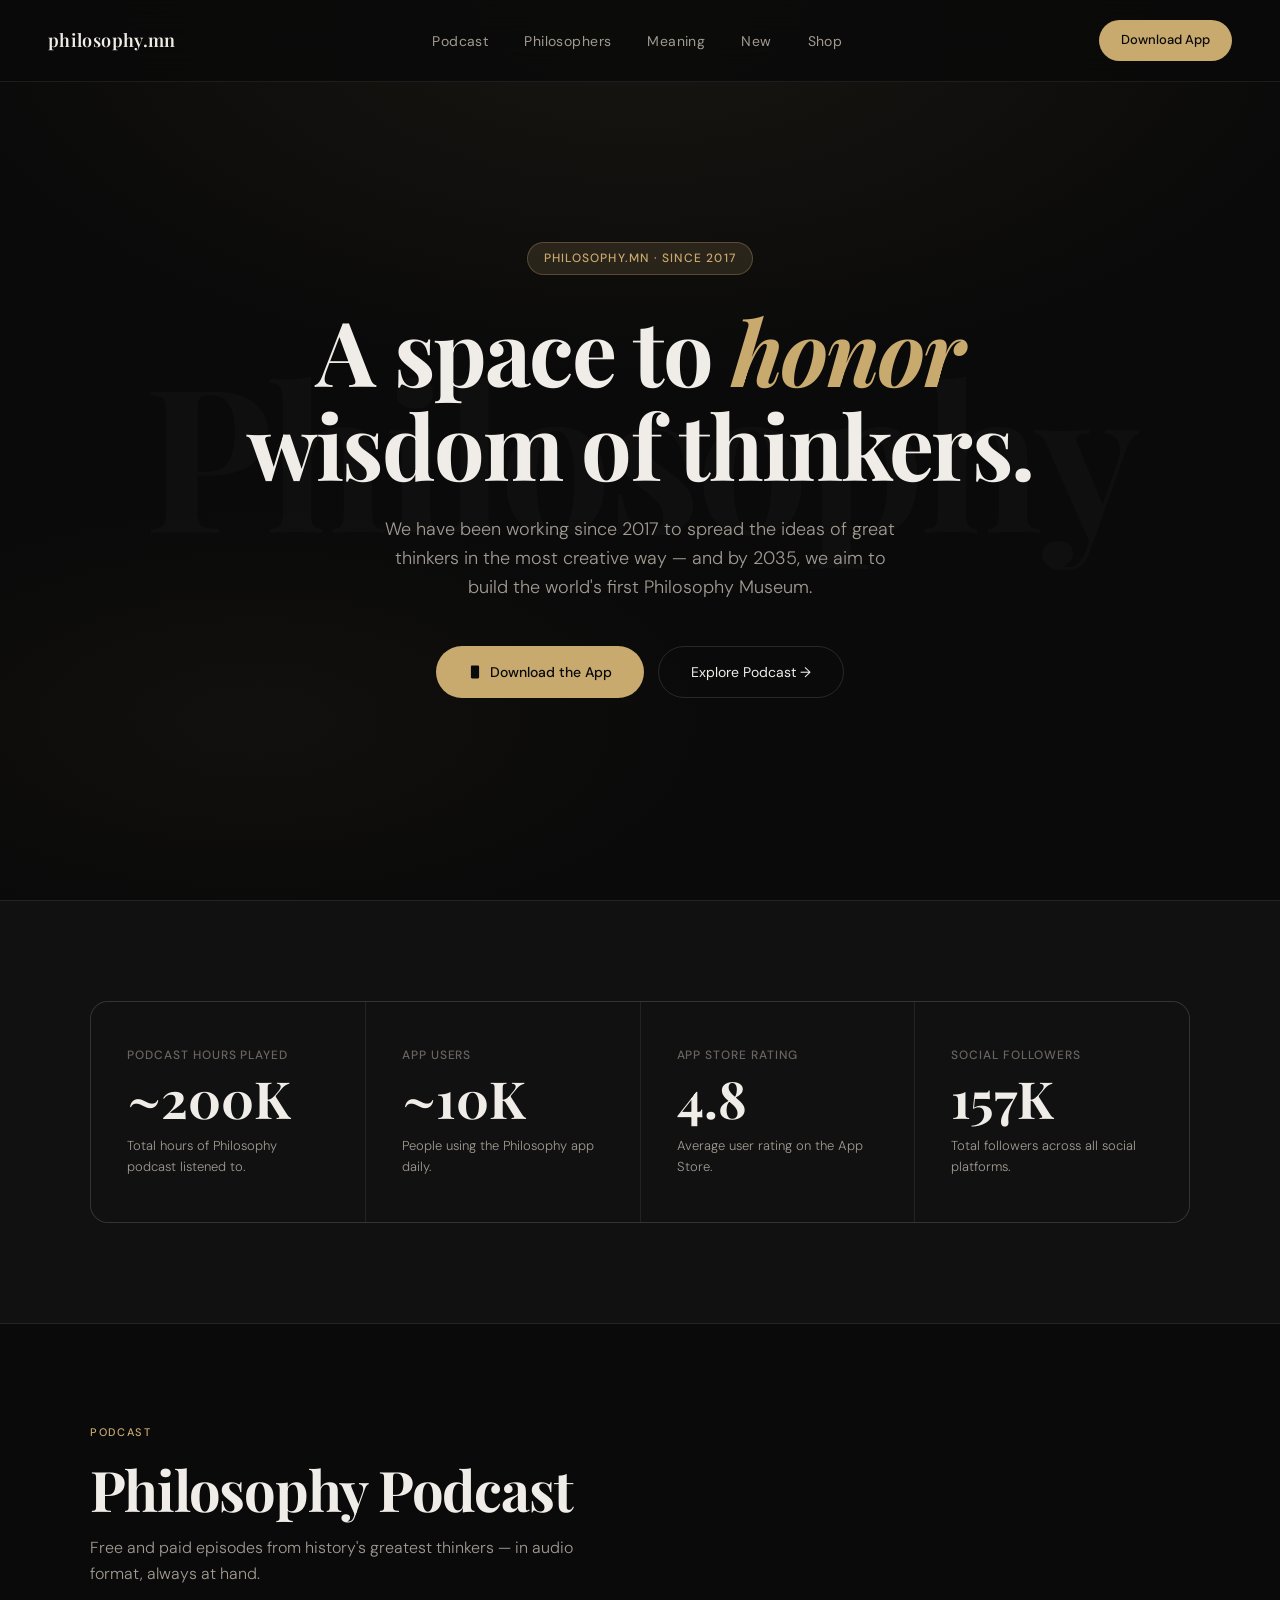
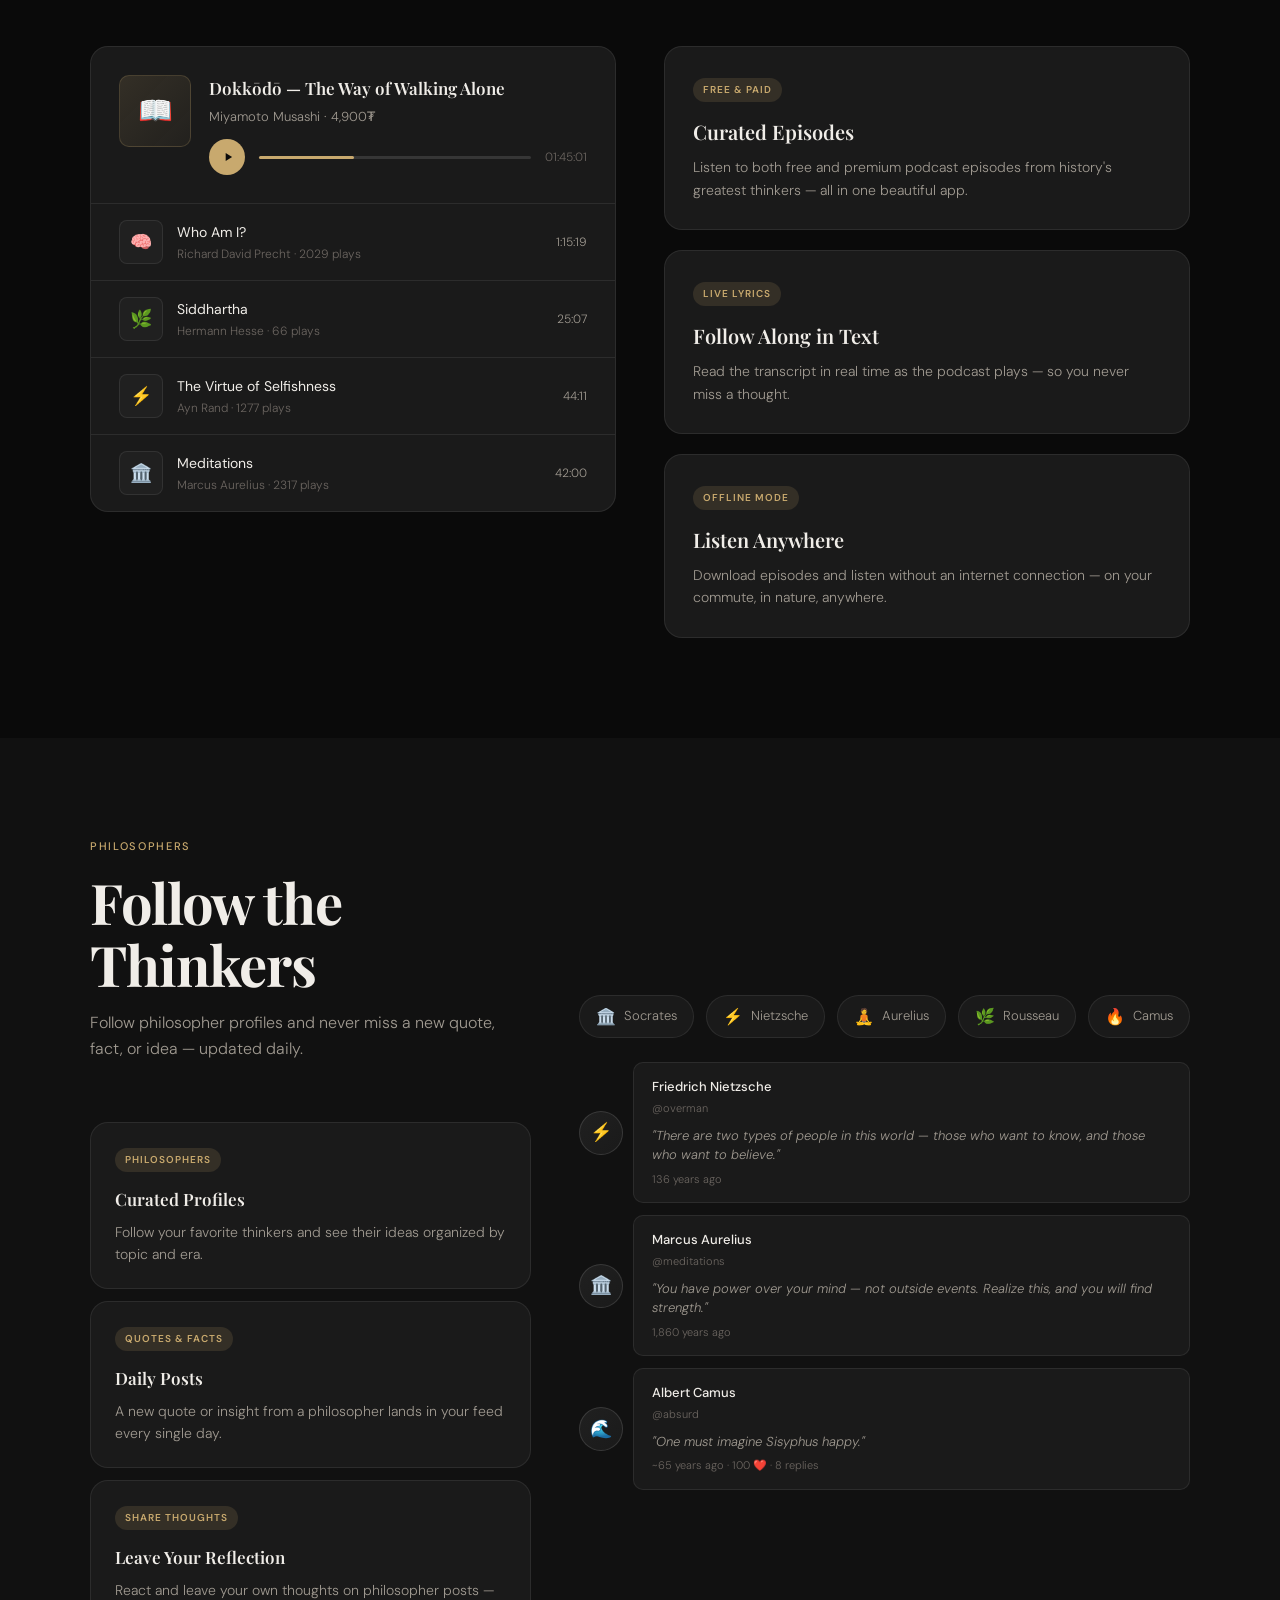
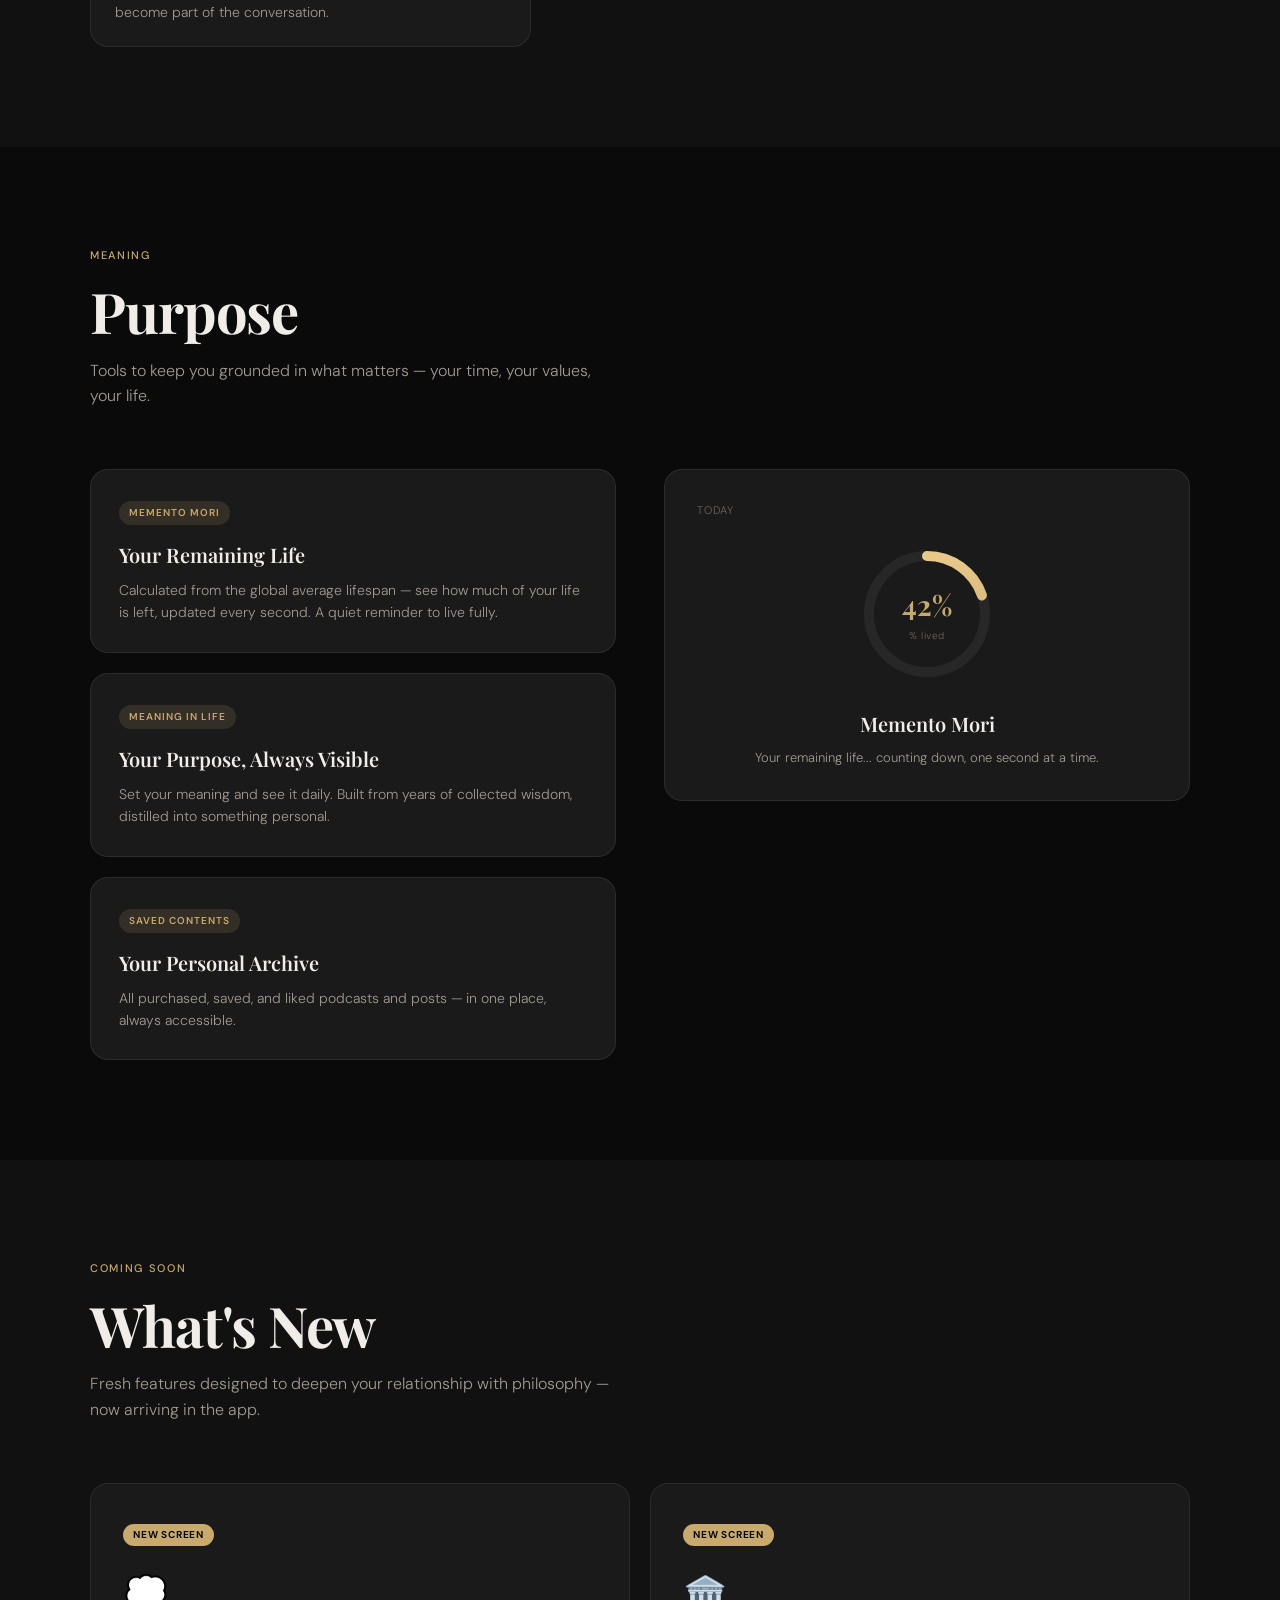
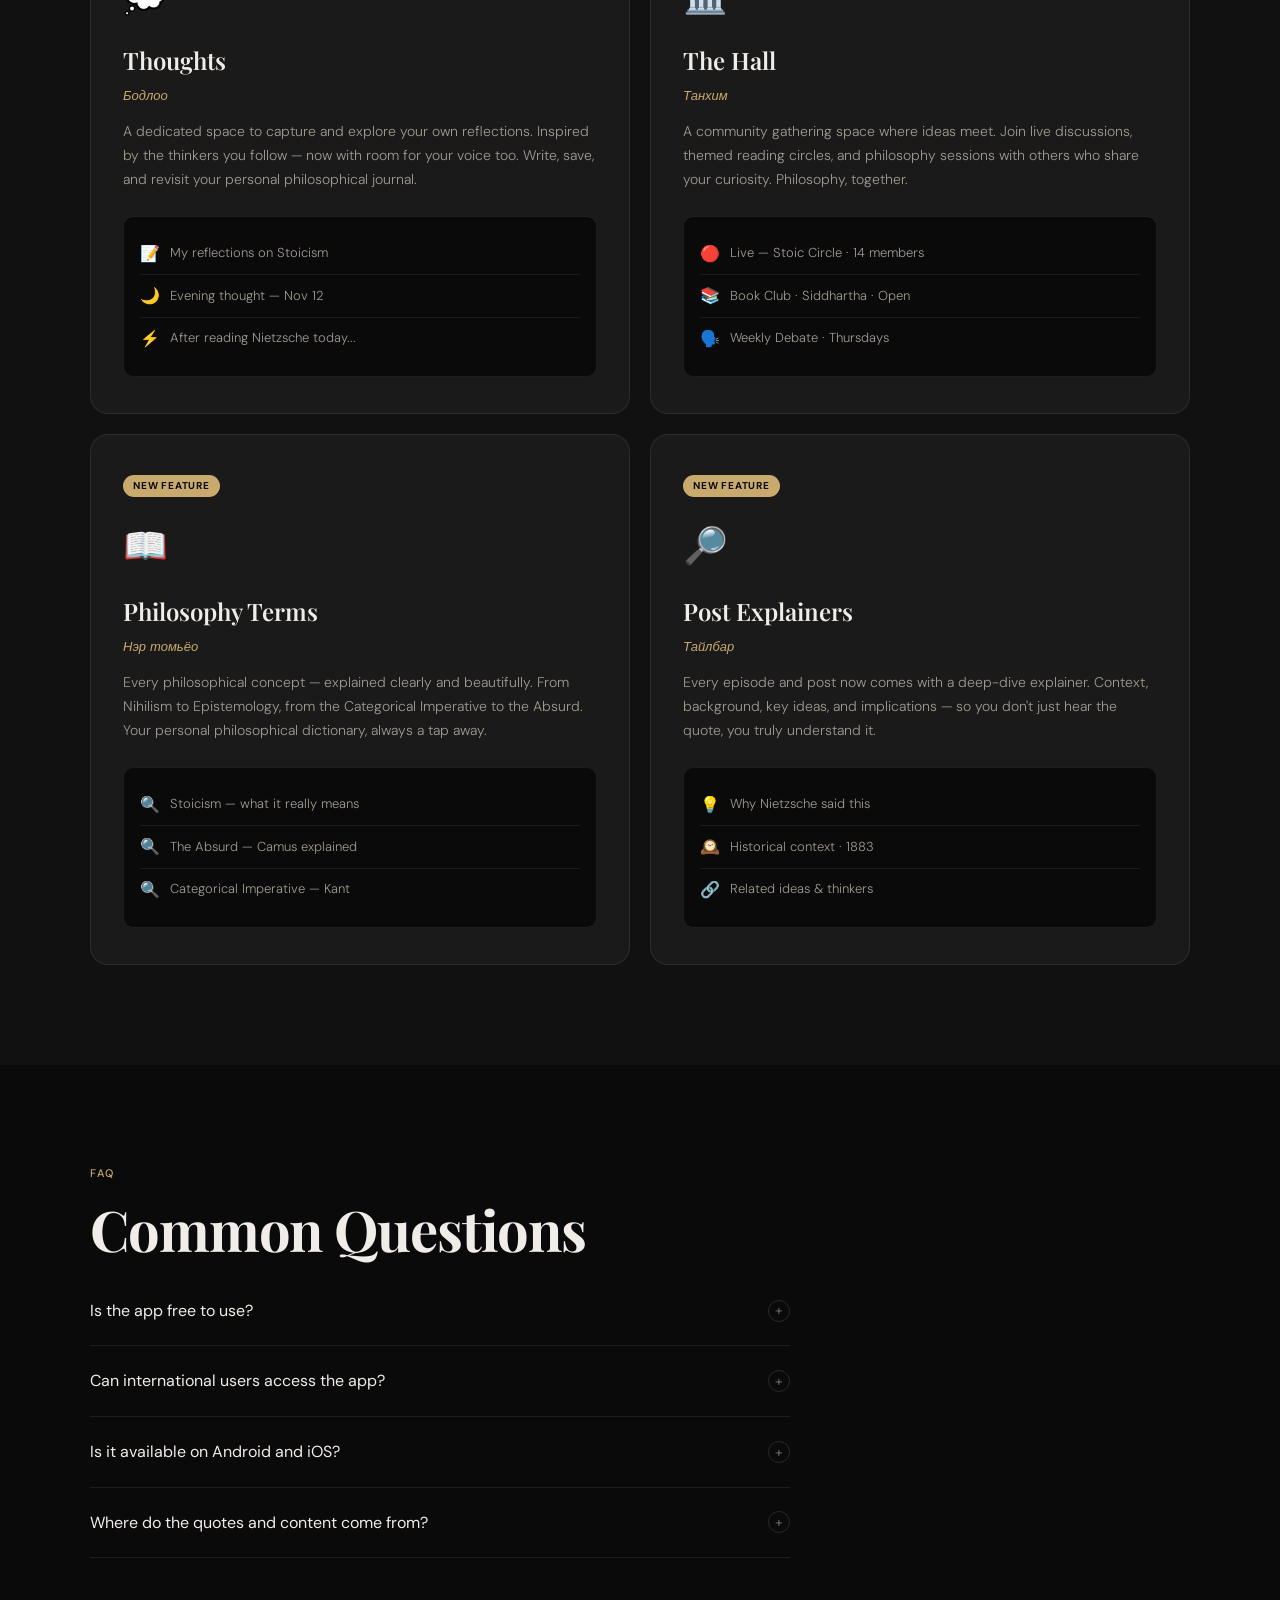
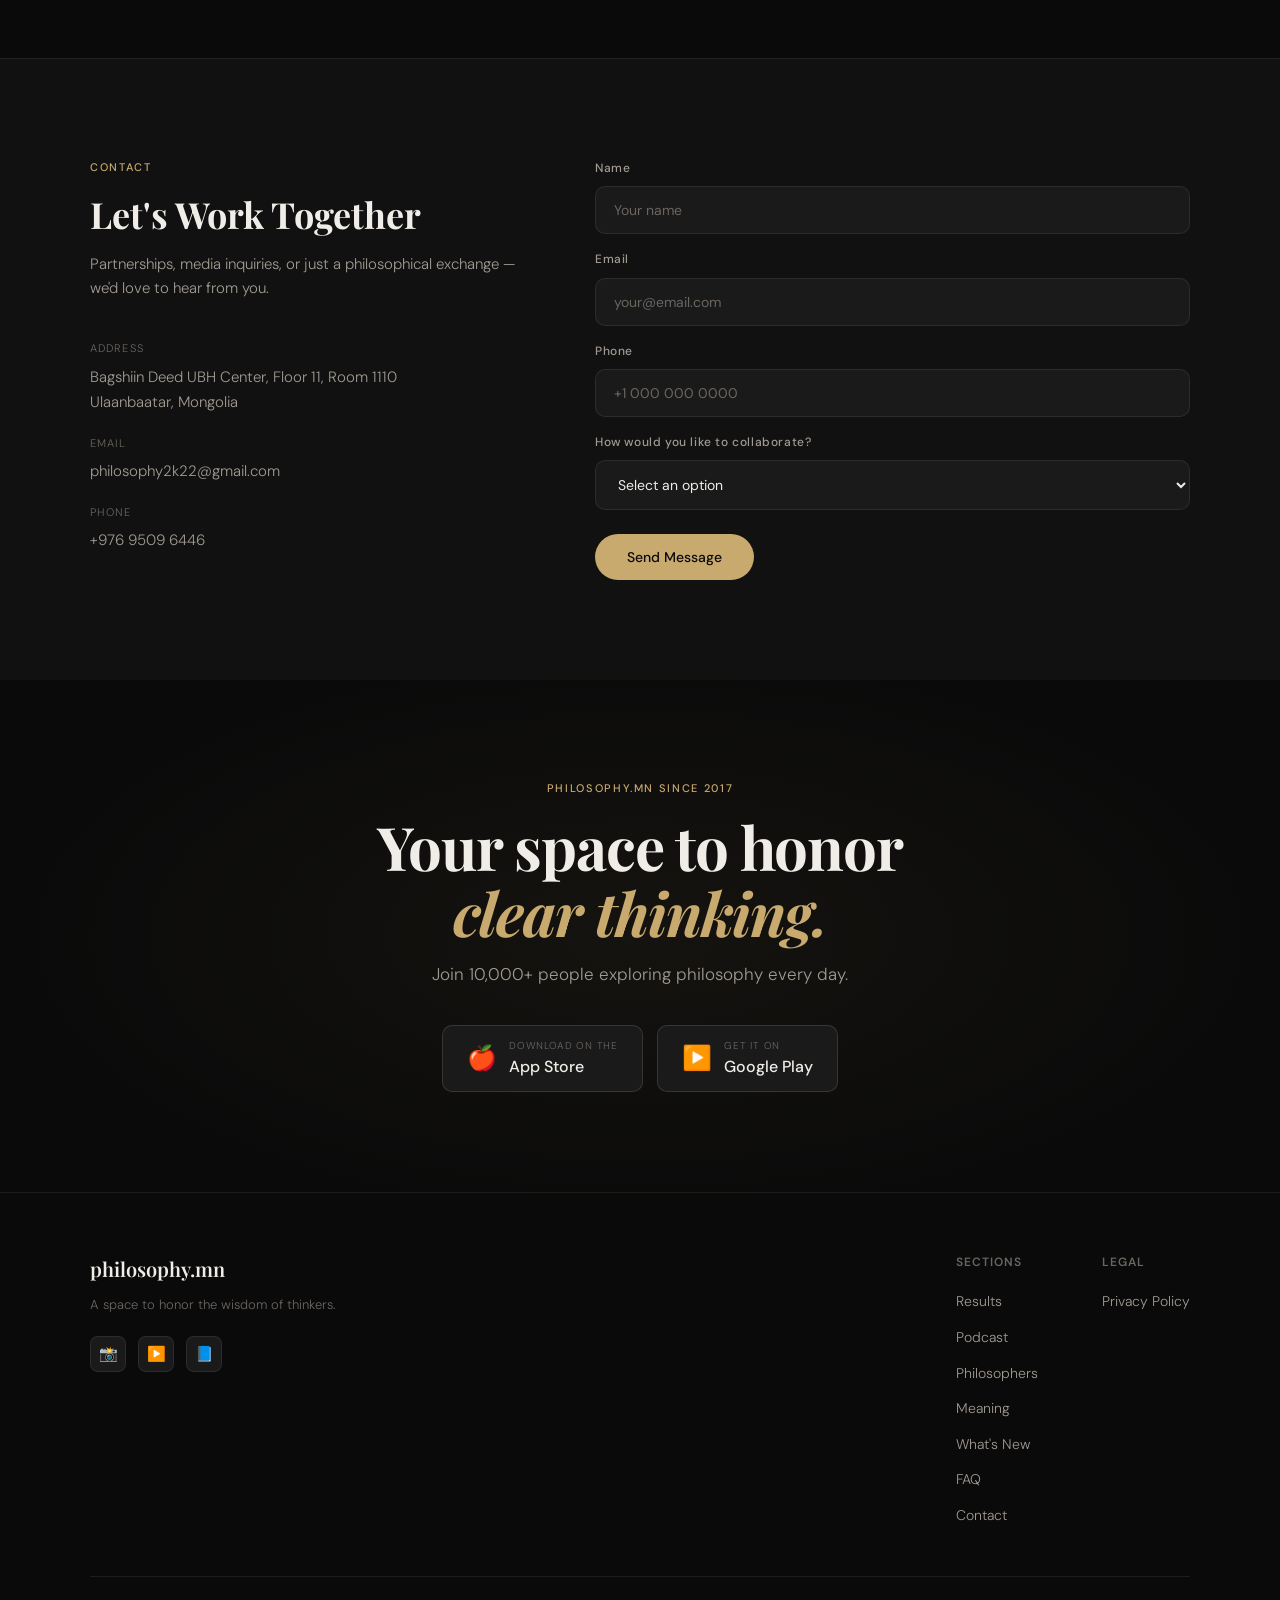
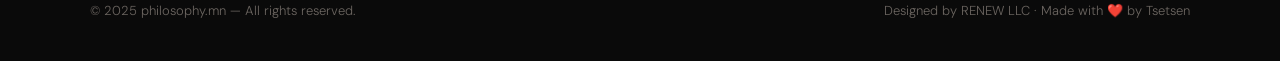
<file: philosophy-en.html>
<!DOCTYPE html>
<html lang="en">
<head>
<meta charset="UTF-8">
<meta name="viewport" content="width=device-width, initial-scale=1.0">
<title>Philosophy.mn</title>
<meta name="description" content="A space to honor the wisdom of thinkers.">
<meta property="og:title" content="Philosophy.mn">
<meta property="og:description" content="A space to honor the wisdom of thinkers.">
<meta property="og:type" content="website">
<meta property="og:url" content="https://www.philosophy.mn/">
<link rel="preconnect" href="https://fonts.googleapis.com">
<link href="https://fonts.googleapis.com/css2?family=Playfair+Display:ital,wght@0,400;0,600;0,700;1,400&family=DM+Sans:wght@300;400;500&display=swap" rel="stylesheet">

<style>
  :root {
    --bg: #0a0a0a;
    --bg2: #111111;
    --bg3: #161616;
    --card: #1a1a1a;
    --card2: #202020;
    --border: rgba(255,255,255,0.08);
    --border2: rgba(255,255,255,0.12);
    --text: #f0ede8;
    --text2: #a09a91;
    --text3: #6b6560;
    --accent: #c8a96e;
    --accent2: #e8c98a;
    --accent-dim: rgba(200,169,110,0.15);
    --radius: 18px;
    --radius-sm: 10px;
  }

  *, *::before, *::after { box-sizing: border-box; margin: 0; padding: 0; }

  html { scroll-behavior: smooth; }

  body {
    background: var(--bg);
    color: var(--text);
    font-family: 'DM Sans', sans-serif;
    font-weight: 300;
    line-height: 1.6;
    overflow-x: hidden;
  }

  /* ── NAV ── */
  nav {
    position: fixed;
    top: 0; left: 0; right: 0;
    z-index: 100;
    display: flex;
    align-items: center;
    justify-content: space-between;
    padding: 20px 48px;
    background: rgba(10,10,10,0.85);
    backdrop-filter: blur(20px);
    border-bottom: 1px solid var(--border);
  }

  .nav-logo {
    font-family: 'Playfair Display', serif;
    font-size: 18px;
    font-weight: 600;
    color: var(--text);
    text-decoration: none;
    letter-spacing: 0.02em;
  }

  .nav-links {
    display: flex;
    gap: 36px;
    list-style: none;
  }

  .nav-links a {
    color: var(--text2);
    text-decoration: none;
    font-size: 14px;
    font-weight: 400;
    letter-spacing: 0.03em;
    transition: color 0.2s;
  }
  .nav-links a:hover { color: var(--text); }

  .nav-cta {
    background: var(--accent);
    color: #0a0a0a;
    padding: 10px 22px;
    border-radius: 50px;
    font-size: 13px;
    font-weight: 500;
    text-decoration: none;
    transition: background 0.2s, transform 0.2s;
  }
  .nav-cta:hover { background: var(--accent2); transform: translateY(-1px); }

  /* ── HERO ── */
  #hero {
    min-height: 100vh;
    display: flex;
    flex-direction: column;
    align-items: center;
    justify-content: center;
    text-align: center;
    padding: 120px 24px 80px;
    position: relative;
    overflow: hidden;
  }

  .hero-bg {
    position: absolute;
    inset: 0;
    background:
      radial-gradient(ellipse 80% 60% at 50% 0%, rgba(200,169,110,0.08) 0%, transparent 70%),
      radial-gradient(ellipse 60% 40% at 20% 80%, rgba(200,169,110,0.04) 0%, transparent 60%);
  }

  .hero-scroll-word {
    position: absolute;
    font-family: 'Playfair Display', serif;
    font-size: clamp(80px, 16vw, 200px);
    font-weight: 700;
    color: rgba(255,255,255,0.025);
    letter-spacing: -0.02em;
    white-space: nowrap;
    animation: scrollWord 18s linear infinite;
    top: 50%;
    transform: translateY(-50%);
    pointer-events: none;
  }

  @keyframes scrollWord {
    0% { left: 100%; }
    100% { left: -200%; }
  }

  .hero-badge {
    display: inline-block;
    background: var(--accent-dim);
    border: 1px solid rgba(200,169,110,0.3);
    color: var(--accent);
    font-size: 12px;
    font-weight: 500;
    letter-spacing: 0.1em;
    text-transform: uppercase;
    padding: 6px 16px;
    border-radius: 50px;
    margin-bottom: 28px;
    position: relative;
  }

  .hero-title {
    font-family: 'Playfair Display', serif;
    font-size: clamp(42px, 7vw, 96px);
    font-weight: 700;
    line-height: 1.05;
    letter-spacing: -0.02em;
    margin-bottom: 24px;
    position: relative;
  }

  .hero-title em {
    font-style: italic;
    color: var(--accent);
  }

  .hero-sub {
    font-size: clamp(15px, 2vw, 18px);
    color: var(--text2);
    max-width: 520px;
    margin: 0 auto 44px;
    position: relative;
  }

  .hero-buttons {
    display: flex;
    gap: 14px;
    justify-content: center;
    flex-wrap: wrap;
    position: relative;
  }

  .btn-primary {
    background: var(--accent);
    color: #0a0a0a;
    padding: 14px 32px;
    border-radius: 50px;
    font-size: 14px;
    font-weight: 500;
    text-decoration: none;
    transition: all 0.2s;
    display: flex;
    align-items: center;
    gap: 8px;
  }
  .btn-primary:hover { background: var(--accent2); transform: translateY(-2px); box-shadow: 0 8px 30px rgba(200,169,110,0.3); }

  .btn-secondary {
    background: transparent;
    color: var(--text);
    padding: 14px 32px;
    border-radius: 50px;
    border: 1px solid var(--border2);
    font-size: 14px;
    font-weight: 400;
    text-decoration: none;
    transition: all 0.2s;
  }
  .btn-secondary:hover { border-color: var(--accent); color: var(--accent); }

  /* ── SECTION COMMONS ── */
  section { padding: 100px 24px; }

  .section-inner { max-width: 1100px; margin: 0 auto; }

  .section-label {
    font-size: 11px;
    font-weight: 500;
    letter-spacing: 0.15em;
    text-transform: uppercase;
    color: var(--accent);
    margin-bottom: 16px;
  }

  .section-title {
    font-family: 'Playfair Display', serif;
    font-size: clamp(32px, 5vw, 56px);
    font-weight: 700;
    line-height: 1.1;
    letter-spacing: -0.02em;
    margin-bottom: 16px;
  }

  .section-sub {
    font-size: 16px;
    color: var(--text2);
    max-width: 520px;
    margin-bottom: 60px;
  }

  /* ── STATS ── */
  #stats { background: var(--bg2); border-top: 1px solid var(--border); border-bottom: 1px solid var(--border); }

  .stats-grid {
    display: grid;
    grid-template-columns: repeat(4, 1fr);
    gap: 1px;
    background: var(--border);
    border: 1px solid var(--border);
    border-radius: var(--radius);
    overflow: hidden;
  }

  .stat-card {
    background: var(--bg2);
    padding: 44px 36px;
    display: flex;
    flex-direction: column;
    gap: 8px;
  }

  .stat-label {
    font-size: 12px;
    font-weight: 500;
    letter-spacing: 0.08em;
    text-transform: uppercase;
    color: var(--text3);
  }

  .stat-value {
    font-family: 'Playfair Display', serif;
    font-size: clamp(36px, 4vw, 52px);
    font-weight: 700;
    color: var(--text);
    line-height: 1;
  }

  .stat-desc {
    font-size: 13px;
    color: var(--text2);
    margin-top: 4px;
  }

  /* ── PODCAST ── */
  .podcast-layout {
    display: grid;
    grid-template-columns: 1fr 1fr;
    gap: 48px;
    align-items: start;
  }

  .podcast-player {
    background: var(--card);
    border: 1px solid var(--border);
    border-radius: var(--radius);
    overflow: hidden;
  }

  .player-featured {
    padding: 28px;
    border-bottom: 1px solid var(--border);
    display: flex;
    gap: 18px;
    align-items: flex-start;
  }

  .player-thumb {
    width: 72px;
    height: 72px;
    border-radius: 10px;
    background: linear-gradient(135deg, var(--accent-dim), rgba(200,169,110,0.05));
    border: 1px solid rgba(200,169,110,0.2);
    flex-shrink: 0;
    display: flex;
    align-items: center;
    justify-content: center;
    font-size: 28px;
  }

  .player-info { flex: 1; }
  .player-title { font-family: 'Playfair Display', serif; font-size: 17px; font-weight: 600; margin-bottom: 4px; }
  .player-author { font-size: 13px; color: var(--text2); margin-bottom: 12px; }

  .player-controls {
    display: flex;
    align-items: center;
    gap: 14px;
  }

  .play-btn {
    width: 36px; height: 36px;
    background: var(--accent);
    border-radius: 50%;
    display: flex; align-items: center; justify-content: center;
    cursor: pointer;
    transition: all 0.2s;
    border: none;
    flex-shrink: 0;
  }
  .play-btn:hover { background: var(--accent2); transform: scale(1.05); }
  .play-btn svg { width: 14px; height: 14px; fill: #0a0a0a; margin-left: 2px; }

  .progress-bar {
    flex: 1;
    height: 3px;
    background: var(--border2);
    border-radius: 2px;
    position: relative;
  }
  .progress-fill {
    position: absolute;
    left: 0; top: 0; bottom: 0;
    width: 35%;
    background: var(--accent);
    border-radius: 2px;
  }

  .player-time { font-size: 12px; color: var(--text3); }

  .episode-list { }

  .episode-item {
    display: flex;
    align-items: center;
    gap: 14px;
    padding: 16px 28px;
    border-bottom: 1px solid var(--border);
    cursor: pointer;
    transition: background 0.15s;
  }
  .episode-item:hover { background: rgba(255,255,255,0.02); }
  .episode-item:last-child { border-bottom: none; }

  .ep-thumb {
    width: 44px; height: 44px;
    border-radius: 8px;
    background: var(--card2);
    border: 1px solid var(--border);
    flex-shrink: 0;
    display: flex;
    align-items: center;
    justify-content: center;
    font-size: 18px;
  }

  .ep-info { flex: 1; min-width: 0; }
  .ep-title { font-size: 14px; font-weight: 400; white-space: nowrap; overflow: hidden; text-overflow: ellipsis; }
  .ep-meta { font-size: 12px; color: var(--text3); margin-top: 2px; }

  .ep-duration { font-size: 12px; color: var(--text2); flex-shrink: 0; }

  .podcast-features { display: flex; flex-direction: column; gap: 20px; }

  .feature-card {
    background: var(--card);
    border: 1px solid var(--border);
    border-radius: var(--radius);
    padding: 28px;
    transition: border-color 0.2s;
  }
  .feature-card:hover { border-color: rgba(200,169,110,0.25); }

  .feature-tag {
    display: inline-block;
    background: var(--accent-dim);
    color: var(--accent);
    font-size: 10px;
    font-weight: 600;
    letter-spacing: 0.1em;
    text-transform: uppercase;
    padding: 4px 10px;
    border-radius: 20px;
    margin-bottom: 14px;
  }

  .feature-card h3 { font-family: 'Playfair Display', serif; font-size: 20px; font-weight: 600; margin-bottom: 8px; }
  .feature-card p { font-size: 14px; color: var(--text2); line-height: 1.6; }

  /* ── PHILOSOPHERS ── */
  #philosophers { background: var(--bg2); }

  .philosophers-layout {
    display: grid;
    grid-template-columns: 1fr 1fr;
    gap: 48px;
    align-items: center;
  }

  .philosopher-feed {
    display: flex;
    flex-direction: column;
    gap: 12px;
  }

  .phil-row {
    display: flex;
    gap: 10px;
    align-items: center;
  }

  .phil-avatar {
    width: 44px; height: 44px;
    border-radius: 50%;
    background: linear-gradient(135deg, var(--card2), var(--card));
    border: 1px solid var(--border2);
    display: flex;
    align-items: center;
    justify-content: center;
    font-size: 18px;
    flex-shrink: 0;
  }

  .phil-post {
    background: var(--card);
    border: 1px solid var(--border);
    border-radius: var(--radius-sm);
    padding: 14px 18px;
    flex: 1;
  }

  .phil-name { font-size: 13px; font-weight: 500; margin-bottom: 2px; }
  .phil-handle { font-size: 11px; color: var(--text3); }
  .phil-quote {
    font-size: 13px;
    color: var(--text2);
    margin-top: 8px;
    font-style: italic;
    line-height: 1.5;
  }
  .phil-time { font-size: 11px; color: var(--text3); margin-top: 6px; }

  .phil-scroll-strip {
    display: flex;
    gap: 12px;
    overflow: hidden;
    margin-bottom: 12px;
  }

  .phil-chip {
    background: var(--card);
    border: 1px solid var(--border);
    border-radius: 50px;
    padding: 8px 16px;
    font-size: 13px;
    color: var(--text2);
    white-space: nowrap;
    display: flex;
    align-items: center;
    gap: 8px;
    flex-shrink: 0;
  }

  .phil-chip span { font-size: 16px; }

  /* ── MEANING ── */
  .meaning-layout {
    display: grid;
    grid-template-columns: 1fr 1fr;
    gap: 48px;
    align-items: start;
  }

  .memento-card {
    background: var(--card);
    border: 1px solid var(--border);
    border-radius: var(--radius);
    padding: 32px;
  }

  .memento-label {
    font-size: 11px;
    letter-spacing: 0.1em;
    text-transform: uppercase;
    color: var(--text3);
    margin-bottom: 24px;
  }

  .memento-ring {
    width: 140px;
    height: 140px;
    margin: 0 auto 24px;
    position: relative;
  }

  .memento-ring svg { width: 100%; height: 100%; }

  .ring-center {
    position: absolute;
    inset: 0;
    display: flex;
    flex-direction: column;
    align-items: center;
    justify-content: center;
    text-align: center;
  }

  .ring-pct {
    font-family: 'Playfair Display', serif;
    font-size: 28px;
    font-weight: 700;
    color: var(--accent);
  }

  .ring-sub { font-size: 10px; color: var(--text3); letter-spacing: 0.05em; }

  .memento-title {
    font-family: 'Playfair Display', serif;
    font-size: 20px;
    font-weight: 600;
    text-align: center;
    margin-bottom: 8px;
  }

  .memento-desc { font-size: 13px; color: var(--text2); text-align: center; }

  .meaning-features { display: flex; flex-direction: column; gap: 20px; }

  /* ── NEW FEATURES ── */
  #new-features { background: var(--bg2); }

  .new-features-grid {
    display: grid;
    grid-template-columns: repeat(2, 1fr);
    gap: 20px;
  }

  .nf-card {
    background: var(--card);
    border: 1px solid var(--border);
    border-radius: var(--radius);
    padding: 36px 32px;
    position: relative;
    overflow: hidden;
    transition: border-color 0.2s, transform 0.2s;
  }
  .nf-card:hover { border-color: rgba(200,169,110,0.3); transform: translateY(-2px); }

  .nf-card::before {
    content: '';
    position: absolute;
    top: 0; left: 0; right: 0;
    height: 1px;
    background: linear-gradient(90deg, transparent, var(--accent), transparent);
    opacity: 0;
    transition: opacity 0.3s;
  }
  .nf-card:hover::before { opacity: 1; }

  .nf-new-badge {
    display: inline-block;
    background: var(--accent);
    color: #0a0a0a;
    font-size: 10px;
    font-weight: 700;
    letter-spacing: 0.08em;
    text-transform: uppercase;
    padding: 3px 10px;
    border-radius: 20px;
    margin-bottom: 20px;
  }

  .nf-icon {
    font-size: 36px;
    margin-bottom: 18px;
    display: block;
  }

  .nf-card h3 {
    font-family: 'Playfair Display', serif;
    font-size: 24px;
    font-weight: 600;
    margin-bottom: 6px;
  }

  .nf-mn {
    font-size: 13px;
    color: var(--accent);
    margin-bottom: 14px;
    font-style: italic;
  }

  .nf-card p {
    font-size: 14px;
    color: var(--text2);
    line-height: 1.7;
  }

  .nf-mockup {
    margin-top: 24px;
    background: var(--bg);
    border: 1px solid var(--border);
    border-radius: var(--radius-sm);
    padding: 16px;
    font-size: 13px;
    color: var(--text3);
  }

  .nf-mockup-row {
    display: flex;
    align-items: center;
    gap: 10px;
    padding: 8px 0;
    border-bottom: 1px solid var(--border);
    color: var(--text2);
    font-size: 13px;
  }
  .nf-mockup-row:last-child { border-bottom: none; }
  .nf-mockup-row span { font-size: 16px; }

  /* ── FAQ ── */
  #faq { }

  .faq-list { max-width: 700px; }

  .faq-item {
    border-bottom: 1px solid var(--border);
  }

  .faq-q {
    padding: 22px 0;
    font-size: 16px;
    font-weight: 400;
    color: var(--text);
    cursor: pointer;
    display: flex;
    align-items: center;
    justify-content: space-between;
    gap: 16px;
    user-select: none;
    transition: color 0.2s;
  }
  .faq-q:hover { color: var(--accent); }

  .faq-icon {
    width: 22px; height: 22px;
    border: 1px solid var(--border2);
    border-radius: 50%;
    display: flex; align-items: center; justify-content: center;
    flex-shrink: 0;
    font-size: 14px;
    color: var(--text3);
    transition: all 0.2s;
  }

  .faq-item.open .faq-icon { background: var(--accent-dim); border-color: var(--accent); color: var(--accent); transform: rotate(45deg); }

  .faq-a {
    max-height: 0;
    overflow: hidden;
    transition: max-height 0.35s ease;
    font-size: 15px;
    color: var(--text2);
    line-height: 1.7;
  }

  .faq-item.open .faq-a { max-height: 200px; }
  .faq-a-inner { padding-bottom: 22px; }

  /* ── CONTACT ── */
  #contact { background: var(--bg2); border-top: 1px solid var(--border); }

  .contact-layout {
    display: grid;
    grid-template-columns: 1fr 1.4fr;
    gap: 80px;
    align-items: start;
  }

  .contact-info { }
  .contact-info h2 { font-family: 'Playfair Display', serif; font-size: 36px; font-weight: 700; margin-bottom: 16px; line-height: 1.2; }
  .contact-info p { font-size: 15px; color: var(--text2); margin-bottom: 40px; }

  .contact-detail { margin-bottom: 20px; }
  .contact-detail-label { font-size: 11px; letter-spacing: 0.1em; text-transform: uppercase; color: var(--text3); margin-bottom: 6px; }
  .contact-detail a, .contact-detail span { font-size: 15px; color: var(--text2); text-decoration: none; transition: color 0.2s; }
  .contact-detail a:hover { color: var(--accent); }

  .contact-form { display: flex; flex-direction: column; gap: 16px; }

  .form-group { display: flex; flex-direction: column; gap: 8px; }

  .form-label { font-size: 12px; font-weight: 500; letter-spacing: 0.05em; color: var(--text2); }

  .form-input {
    background: var(--card);
    border: 1px solid var(--border);
    border-radius: var(--radius-sm);
    padding: 14px 18px;
    font-size: 14px;
    color: var(--text);
    font-family: 'DM Sans', sans-serif;
    transition: border-color 0.2s;
    outline: none;
  }
  .form-input:focus { border-color: var(--accent); }
  .form-input::placeholder { color: var(--text3); }

  select.form-input option { background: var(--card2); }

  .form-submit {
    background: var(--accent);
    color: #0a0a0a;
    border: none;
    padding: 14px 32px;
    border-radius: 50px;
    font-size: 14px;
    font-weight: 500;
    font-family: 'DM Sans', sans-serif;
    cursor: pointer;
    transition: all 0.2s;
    align-self: flex-start;
    margin-top: 8px;
  }
  .form-submit:hover { background: var(--accent2); transform: translateY(-2px); }

  /* ── CTA BANNER ── */
  #cta-banner {
    padding: 100px 24px;
    text-align: center;
    position: relative;
    overflow: hidden;
  }

  .cta-bg {
    position: absolute;
    inset: 0;
    background: radial-gradient(ellipse 70% 80% at 50% 50%, rgba(200,169,110,0.06) 0%, transparent 70%);
  }

  #cta-banner h2 {
    font-family: 'Playfair Display', serif;
    font-size: clamp(32px, 5vw, 60px);
    font-weight: 700;
    line-height: 1.1;
    letter-spacing: -0.02em;
    margin-bottom: 16px;
    position: relative;
  }

  #cta-banner p { font-size: 17px; color: var(--text2); margin-bottom: 36px; position: relative; }

  .store-buttons { display: flex; justify-content: center; gap: 14px; flex-wrap: wrap; position: relative; }

  .store-btn {
    background: var(--card);
    border: 1px solid var(--border2);
    border-radius: var(--radius-sm);
    padding: 12px 24px;
    text-decoration: none;
    color: var(--text);
    display: flex;
    align-items: center;
    gap: 12px;
    transition: all 0.2s;
  }
  .store-btn:hover { border-color: var(--accent); transform: translateY(-2px); }
  .store-btn-icon { font-size: 24px; }
  .store-btn-text { text-align: left; }
  .store-btn-sub { font-size: 10px; color: var(--text3); text-transform: uppercase; letter-spacing: 0.08em; }
  .store-btn-name { font-size: 16px; font-weight: 500; }

  /* ── FOOTER ── */
  footer {
    padding: 60px 48px 40px;
    border-top: 1px solid var(--border);
    background: var(--bg);
  }

  .footer-inner {
    max-width: 1100px;
    margin: 0 auto;
  }

  .footer-top {
    display: flex;
    justify-content: space-between;
    align-items: flex-start;
    margin-bottom: 48px;
  }

  .footer-brand { }
  .footer-logo {
    font-family: 'Playfair Display', serif;
    font-size: 20px;
    font-weight: 600;
    margin-bottom: 10px;
    color: var(--text);
    text-decoration: none;
    display: block;
  }
  .footer-tagline { font-size: 13px; color: var(--text3); }

  .footer-links {
    display: flex;
    gap: 64px;
  }

  .footer-col h4 {
    font-size: 12px;
    font-weight: 600;
    letter-spacing: 0.08em;
    text-transform: uppercase;
    color: var(--text3);
    margin-bottom: 16px;
  }

  .footer-col ul { list-style: none; display: flex; flex-direction: column; gap: 10px; }
  .footer-col a { font-size: 14px; color: var(--text2); text-decoration: none; transition: color 0.2s; }
  .footer-col a:hover { color: var(--text); }

  .social-links { display: flex; gap: 12px; }

  .social-link {
    width: 36px; height: 36px;
    background: var(--card);
    border: 1px solid var(--border);
    border-radius: 8px;
    display: flex; align-items: center; justify-content: center;
    text-decoration: none;
    font-size: 15px;
    transition: all 0.2s;
  }
  .social-link:hover { border-color: var(--accent); transform: translateY(-2px); }

  .footer-bottom {
    display: flex;
    justify-content: space-between;
    align-items: center;
    padding-top: 24px;
    border-top: 1px solid var(--border);
  }

  .footer-copy { font-size: 13px; color: var(--text3); }

  /* ── ANIMATIONS ── */
  .reveal {
    opacity: 0;
    transform: translateY(24px);
    transition: opacity 0.7s ease, transform 0.7s ease;
  }
  .reveal.visible { opacity: 1; transform: none; }

  /* ── RESPONSIVE ── */
  @media (max-width: 900px) {
    nav { padding: 16px 24px; }
    .nav-links { display: none; }
    .stats-grid { grid-template-columns: repeat(2, 1fr); }
    .podcast-layout, .philosophers-layout, .meaning-layout, .contact-layout { grid-template-columns: 1fr; }
    .new-features-grid { grid-template-columns: 1fr; }
    .footer-top { flex-direction: column; gap: 36px; }
    .footer-links { gap: 36px; }
  }

  @media (max-width: 600px) {
    .stats-grid { grid-template-columns: 1fr 1fr; }
    .footer-links { flex-direction: column; gap: 24px; }
    footer { padding: 48px 24px 32px; }
    .footer-bottom { flex-direction: column; gap: 12px; text-align: center; }
  }
</style>
</head>
<body>

<!-- NAV -->
<nav>
  <a href="#" class="nav-logo">philosophy.mn</a>
  <ul class="nav-links">
    <li><a href="#podcast">Podcast</a></li>
    <li><a href="#philosophers">Philosophers</a></li>
    <li><a href="#meaning">Meaning</a></li>
    <li><a href="#new-features">New</a></li>
    <li><a href="https://shop.philosophy.mn" target="_blank">Shop</a></li>
  </ul>
  <a href="https://onelink.to/242tvq" target="_blank" class="nav-cta">Download App</a>
</nav>

<!-- HERO -->
<section id="hero">
  <div class="hero-bg"></div>
  <div class="hero-scroll-word">Philosophy</div>
  <div class="hero-badge">philosophy.mn · Since 2017</div>
  <h1 class="hero-title">A space to <em>honor</em><br>wisdom of thinkers.</h1>
  <p class="hero-sub">We have been working since 2017 to spread the ideas of great thinkers in the most creative way — and by 2035, we aim to build the world's first Philosophy Museum.</p>
  <div class="hero-buttons">
    <a href="https://onelink.to/242tvq" target="_blank" class="btn-primary">
      <svg width="14" height="14" viewBox="0 0 24 24" fill="currentColor"><path d="M17 1.01L7 1c-1.1 0-2 .9-2 2v18c0 1.1.9 2 2 2h10c1.1 0 2-.9 2-2V3c0-1.1-.9-1.99-2-1.99z"/></svg>
      Download the App
    </a>
    <a href="#podcast" class="btn-secondary">Explore Podcast →</a>
  </div>
</section>

<!-- STATS -->
<section id="stats">
  <div class="section-inner">
    <div class="stats-grid reveal">
      <div class="stat-card">
        <div class="stat-label">Podcast hours played</div>
        <div class="stat-value">~200K</div>
        <div class="stat-desc">Total hours of Philosophy podcast listened to.</div>
      </div>
      <div class="stat-card">
        <div class="stat-label">App users</div>
        <div class="stat-value">~10K</div>
        <div class="stat-desc">People using the Philosophy app daily.</div>
      </div>
      <div class="stat-card">
        <div class="stat-label">App Store rating</div>
        <div class="stat-value">4.8</div>
        <div class="stat-desc">Average user rating on the App Store.</div>
      </div>
      <div class="stat-card">
        <div class="stat-label">Social followers</div>
        <div class="stat-value">157K</div>
        <div class="stat-desc">Total followers across all social platforms.</div>
      </div>
    </div>
  </div>
</section>

<!-- PODCAST -->
<section id="podcast">
  <div class="section-inner">
    <div class="section-label">Podcast</div>
    <h2 class="section-title">Philosophy Podcast</h2>
    <p class="section-sub">Free and paid episodes from history's greatest thinkers — in audio format, always at hand.</p>

    <div class="podcast-layout reveal">
      <!-- Player -->
      <div class="podcast-player">
        <div class="player-featured">
          <div class="player-thumb">📖</div>
          <div class="player-info">
            <div class="player-title">Dokkōdō — The Way of Walking Alone</div>
            <div class="player-author">Miyamoto Musashi · 4,900₮</div>
            <div class="player-controls">
              <button class="play-btn">
                <svg viewBox="0 0 24 24"><path d="M8 5v14l11-7z"/></svg>
              </button>
              <div class="progress-bar"><div class="progress-fill"></div></div>
              <span class="player-time">01:45:01</span>
            </div>
          </div>
        </div>
        <div class="episode-list">
          <div class="episode-item">
            <div class="ep-thumb">🧠</div>
            <div class="ep-info">
              <div class="ep-title">Who Am I?</div>
              <div class="ep-meta">Richard David Precht · 2029 plays</div>
            </div>
            <div class="ep-duration">1:15:19</div>
          </div>
          <div class="episode-item">
            <div class="ep-thumb">🌿</div>
            <div class="ep-info">
              <div class="ep-title">Siddhartha</div>
              <div class="ep-meta">Hermann Hesse · 66 plays</div>
            </div>
            <div class="ep-duration">25:07</div>
          </div>
          <div class="episode-item">
            <div class="ep-thumb">⚡</div>
            <div class="ep-info">
              <div class="ep-title">The Virtue of Selfishness</div>
              <div class="ep-meta">Ayn Rand · 1277 plays</div>
            </div>
            <div class="ep-duration">44:11</div>
          </div>
          <div class="episode-item">
            <div class="ep-thumb">🏛️</div>
            <div class="ep-info">
              <div class="ep-title">Meditations</div>
              <div class="ep-meta">Marcus Aurelius · 2317 plays</div>
            </div>
            <div class="ep-duration">42:00</div>
          </div>
        </div>
      </div>

      <!-- Features -->
      <div class="podcast-features">
        <div class="feature-card">
          <div class="feature-tag">Free & Paid</div>
          <h3>Curated Episodes</h3>
          <p>Listen to both free and premium podcast episodes from history's greatest thinkers — all in one beautiful app.</p>
        </div>
        <div class="feature-card">
          <div class="feature-tag">Live Lyrics</div>
          <h3>Follow Along in Text</h3>
          <p>Read the transcript in real time as the podcast plays — so you never miss a thought.</p>
        </div>
        <div class="feature-card">
          <div class="feature-tag">Offline Mode</div>
          <h3>Listen Anywhere</h3>
          <p>Download episodes and listen without an internet connection — on your commute, in nature, anywhere.</p>
        </div>
      </div>
    </div>
  </div>
</section>

<!-- PHILOSOPHERS -->
<section id="philosophers">
  <div class="section-inner">
    <div class="philosophers-layout">
      <div>
        <div class="section-label">Philosophers</div>
        <h2 class="section-title">Follow the Thinkers</h2>
        <p class="section-sub">Follow philosopher profiles and never miss a new quote, fact, or idea — updated daily.</p>
        <div style="display:flex; flex-direction:column; gap:12px; margin-top:8px;">
          <div class="feature-card" style="padding:22px 24px;">
            <div class="feature-tag">Philosophers</div>
            <h3 style="font-size:17px;">Curated Profiles</h3>
            <p>Follow your favorite thinkers and see their ideas organized by topic and era.</p>
          </div>
          <div class="feature-card" style="padding:22px 24px;">
            <div class="feature-tag">Quotes & Facts</div>
            <h3 style="font-size:17px;">Daily Posts</h3>
            <p>A new quote or insight from a philosopher lands in your feed every single day.</p>
          </div>
          <div class="feature-card" style="padding:22px 24px;">
            <div class="feature-tag">Share Thoughts</div>
            <h3 style="font-size:17px;">Leave Your Reflection</h3>
            <p>React and leave your own thoughts on philosopher posts — become part of the conversation.</p>
          </div>
        </div>
      </div>

      <div class="philosopher-feed reveal">
        <div class="phil-scroll-strip">
          <div class="phil-chip"><span>🏛️</span> Socrates</div>
          <div class="phil-chip"><span>⚡</span> Nietzsche</div>
          <div class="phil-chip"><span>🧘</span> Aurelius</div>
          <div class="phil-chip"><span>🌿</span> Rousseau</div>
          <div class="phil-chip"><span>🔥</span> Camus</div>
        </div>
        <div class="phil-row">
          <div class="phil-avatar">⚡</div>
          <div class="phil-post">
            <div style="display:flex;justify-content:space-between;align-items:flex-start;">
              <div>
                <div class="phil-name">Friedrich Nietzsche</div>
                <div class="phil-handle">@overman</div>
              </div>
            </div>
            <div class="phil-quote">"There are two types of people in this world — those who want to know, and those who want to believe."</div>
            <div class="phil-time">136 years ago</div>
          </div>
        </div>
        <div class="phil-row">
          <div class="phil-avatar">🏛️</div>
          <div class="phil-post">
            <div>
              <div class="phil-name">Marcus Aurelius</div>
              <div class="phil-handle">@meditations</div>
            </div>
            <div class="phil-quote">"You have power over your mind — not outside events. Realize this, and you will find strength."</div>
            <div class="phil-time">1,860 years ago</div>
          </div>
        </div>
        <div class="phil-row">
          <div class="phil-avatar">🌊</div>
          <div class="phil-post">
            <div>
              <div class="phil-name">Albert Camus</div>
              <div class="phil-handle">@absurd</div>
            </div>
            <div class="phil-quote">"One must imagine Sisyphus happy."</div>
            <div class="phil-time">~65 years ago · 100 ❤️ · 8 replies</div>
          </div>
        </div>
      </div>
    </div>
  </div>
</section>

<!-- MEANING -->
<section id="meaning">
  <div class="section-inner">
    <div class="section-label">Meaning</div>
    <h2 class="section-title">Purpose</h2>
    <p class="section-sub">Tools to keep you grounded in what matters — your time, your values, your life.</p>

    <div class="meaning-layout reveal">
      <div class="meaning-features">
        <div class="feature-card">
          <div class="feature-tag">Memento Mori</div>
          <h3>Your Remaining Life</h3>
          <p>Calculated from the global average lifespan — see how much of your life is left, updated every second. A quiet reminder to live fully.</p>
        </div>
        <div class="feature-card">
          <div class="feature-tag">Meaning in Life</div>
          <h3>Your Purpose, Always Visible</h3>
          <p>Set your meaning and see it daily. Built from years of collected wisdom, distilled into something personal.</p>
        </div>
        <div class="feature-card">
          <div class="feature-tag">Saved Contents</div>
          <h3>Your Personal Archive</h3>
          <p>All purchased, saved, and liked podcasts and posts — in one place, always accessible.</p>
        </div>
      </div>

      <div class="memento-card">
        <div class="memento-label">Today</div>
        <div class="memento-ring">
          <svg viewBox="0 0 140 140">
            <circle cx="70" cy="70" r="58" fill="none" stroke="rgba(255,255,255,0.06)" stroke-width="10"/>
            <circle cx="70" cy="70" r="58" fill="none" stroke="url(#goldGrad)" stroke-width="10"
              stroke-dasharray="364" stroke-dashoffset="292" stroke-linecap="round"
              transform="rotate(-90 70 70)"/>
            <defs>
              <linearGradient id="goldGrad" x1="0%" y1="0%" x2="100%" y2="0%">
                <stop offset="0%" style="stop-color:#c8a96e"/>
                <stop offset="100%" style="stop-color:#e8c98a"/>
              </linearGradient>
            </defs>
          </svg>
          <div class="ring-center">
            <div class="ring-pct" id="lifePercent">—</div>
            <div class="ring-sub">% lived</div>
          </div>
        </div>
        <div class="memento-title">Memento Mori</div>
        <div class="memento-desc">Your remaining life... counting down, one second at a time.</div>
      </div>
    </div>
  </div>
</section>

<!-- NEW FEATURES -->
<section id="new-features">
  <div class="section-inner">
    <div class="section-label">Coming Soon</div>
    <h2 class="section-title">What's New</h2>
    <p class="section-sub">Fresh features designed to deepen your relationship with philosophy — now arriving in the app.</p>

    <div class="new-features-grid reveal">

      <!-- Бодлоо -->
      <div class="nf-card">
        <div class="nf-new-badge">New Screen</div>
        <span class="nf-icon">💭</span>
        <h3>Thoughts</h3>
        <div class="nf-mn">Бодлоо</div>
        <p>A dedicated space to capture and explore your own reflections. Inspired by the thinkers you follow — now with room for your voice too. Write, save, and revisit your personal philosophical journal.</p>
        <div class="nf-mockup">
          <div class="nf-mockup-row"><span>📝</span> My reflections on Stoicism</div>
          <div class="nf-mockup-row"><span>🌙</span> Evening thought — Nov 12</div>
          <div class="nf-mockup-row"><span>⚡</span> After reading Nietzsche today...</div>
        </div>
      </div>

      <!-- Танхим -->
      <div class="nf-card">
        <div class="nf-new-badge">New Screen</div>
        <span class="nf-icon">🏛️</span>
        <h3>The Hall</h3>
        <div class="nf-mn">Танхим</div>
        <p>A community gathering space where ideas meet. Join live discussions, themed reading circles, and philosophy sessions with others who share your curiosity. Philosophy, together.</p>
        <div class="nf-mockup">
          <div class="nf-mockup-row"><span>🔴</span> Live — Stoic Circle · 14 members</div>
          <div class="nf-mockup-row"><span>📚</span> Book Club · Siddhartha · Open</div>
          <div class="nf-mockup-row"><span>🗣️</span> Weekly Debate · Thursdays</div>
        </div>
      </div>

      <!-- Terms -->
      <div class="nf-card">
        <div class="nf-new-badge">New Feature</div>
        <span class="nf-icon">📖</span>
        <h3>Philosophy Terms</h3>
        <div class="nf-mn">Нэр томьёо</div>
        <p>Every philosophical concept — explained clearly and beautifully. From Nihilism to Epistemology, from the Categorical Imperative to the Absurd. Your personal philosophical dictionary, always a tap away.</p>
        <div class="nf-mockup">
          <div class="nf-mockup-row"><span>🔍</span> Stoicism — what it really means</div>
          <div class="nf-mockup-row"><span>🔍</span> The Absurd — Camus explained</div>
          <div class="nf-mockup-row"><span>🔍</span> Categorical Imperative — Kant</div>
        </div>
      </div>

      <!-- Post Explainers -->
      <div class="nf-card">
        <div class="nf-new-badge">New Feature</div>
        <span class="nf-icon">🔎</span>
        <h3>Post Explainers</h3>
        <div class="nf-mn">Тайлбар</div>
        <p>Every episode and post now comes with a deep-dive explainer. Context, background, key ideas, and implications — so you don't just hear the quote, you truly understand it.</p>
        <div class="nf-mockup">
          <div class="nf-mockup-row"><span>💡</span> Why Nietzsche said this</div>
          <div class="nf-mockup-row"><span>🕰️</span> Historical context · 1883</div>
          <div class="nf-mockup-row"><span>🔗</span> Related ideas & thinkers</div>
        </div>
      </div>

    </div>
  </div>
</section>

<!-- FAQ -->
<section id="faq">
  <div class="section-inner">
    <div class="section-label">FAQ</div>
    <h2 class="section-title">Common Questions</h2>
    <div class="faq-list reveal">
      <div class="faq-item">
        <div class="faq-q">Is the app free to use? <span class="faq-icon">+</span></div>
        <div class="faq-a"><div class="faq-a-inner">The app is free to download. Some podcast episodes and premium content require a one-time purchase, but a large library of content is freely available to all users.</div></div>
      </div>
      <div class="faq-item">
        <div class="faq-q">Can international users access the app? <span class="faq-icon">+</span></div>
        <div class="faq-a"><div class="faq-a-inner">Yes. The app is available globally on both the App Store and Google Play. Content is currently available in Mongolian, with English content expanding.</div></div>
      </div>
      <div class="faq-item">
        <div class="faq-q">Is it available on Android and iOS? <span class="faq-icon">+</span></div>
        <div class="faq-a"><div class="faq-a-inner">Yes — Philosophy.mn is available on both Android (Google Play) and iOS (App Store). Download it from either platform using the link on this page.</div></div>
      </div>
      <div class="faq-item">
        <div class="faq-q">Where do the quotes and content come from? <span class="faq-icon">+</span></div>
        <div class="faq-a"><div class="faq-a-inner">All quotes, episodes, and content are carefully researched and sourced from the original works of each philosopher, verified against academic references and primary texts.</div></div>
      </div>
    </div>
  </div>
</section>

<!-- CONTACT -->
<section id="contact">
  <div class="section-inner">
    <div class="contact-layout reveal">
      <div class="contact-info">
        <div class="section-label">Contact</div>
        <h2>Let's Work Together</h2>
        <p>Partnerships, media inquiries, or just a philosophical exchange — we'd love to hear from you.</p>
        <div class="contact-detail">
          <div class="contact-detail-label">Address</div>
          <span>Bagshiin Deed UBH Center, Floor 11, Room 1110<br>Ulaanbaatar, Mongolia</span>
        </div>
        <div class="contact-detail">
          <div class="contact-detail-label">Email</div>
          <a href="mailto:philosophy2k22@gmail.com">philosophy2k22@gmail.com</a>
        </div>
        <div class="contact-detail">
          <div class="contact-detail-label">Phone</div>
          <a href="tel:+97695096446">+976 9509 6446</a>
        </div>
      </div>
      <div>
        <div class="contact-form">
          <div class="form-group">
            <label class="form-label">Name</label>
            <input type="text" class="form-input" placeholder="Your name">
          </div>
          <div class="form-group">
            <label class="form-label">Email</label>
            <input type="email" class="form-input" placeholder="your@email.com">
          </div>
          <div class="form-group">
            <label class="form-label">Phone</label>
            <input type="tel" class="form-input" placeholder="+1 000 000 0000">
          </div>
          <div class="form-group">
            <label class="form-label">How would you like to collaborate?</label>
            <select class="form-input">
              <option value="">Select an option</option>
              <option>Partnership / Sponsorship</option>
              <option>Media / Press</option>
              <option>Content Collaboration</option>
              <option>General Inquiry</option>
            </select>
          </div>
          <button class="form-submit">Send Message</button>
        </div>
      </div>
    </div>
  </div>
</section>

<!-- CTA BANNER -->
<section id="cta-banner">
  <div class="cta-bg"></div>
  <div class="section-inner">
    <div class="section-label" style="margin:0 auto 16px; text-align:center;">Philosophy.mn since 2017</div>
    <h2>Your space to honor<br><em style="font-style:italic;color:var(--accent)">clear thinking.</em></h2>
    <p>Join 10,000+ people exploring philosophy every day.</p>
    <div class="store-buttons">
      <a href="https://onelink.to/242tvq" target="_blank" class="store-btn">
        <span class="store-btn-icon">🍎</span>
        <div class="store-btn-text">
          <div class="store-btn-sub">Download on the</div>
          <div class="store-btn-name">App Store</div>
        </div>
      </a>
      <a href="https://onelink.to/242tvq" target="_blank" class="store-btn">
        <span class="store-btn-icon">▶️</span>
        <div class="store-btn-text">
          <div class="store-btn-sub">Get it on</div>
          <div class="store-btn-name">Google Play</div>
        </div>
      </a>
    </div>
  </div>
</section>

<!-- FOOTER -->
<footer>
  <div class="footer-inner">
    <div class="footer-top">
      <div class="footer-brand">
        <a href="#" class="footer-logo">philosophy.mn</a>
        <div class="footer-tagline">A space to honor the wisdom of thinkers.</div>
        <div class="social-links" style="margin-top:20px;">
          <a href="https://www.instagram.com/philosophy.mn" target="_blank" class="social-link">📸</a>
          <a href="https://www.youtube.com/@philosophymn" target="_blank" class="social-link">▶️</a>
          <a href="https://www.facebook.com/philosophy2k17" target="_blank" class="social-link">📘</a>
        </div>
      </div>
      <div class="footer-links">
        <div class="footer-col">
          <h4>Sections</h4>
          <ul>
            <li><a href="#stats">Results</a></li>
            <li><a href="#podcast">Podcast</a></li>
            <li><a href="#philosophers">Philosophers</a></li>
            <li><a href="#meaning">Meaning</a></li>
            <li><a href="#new-features">What's New</a></li>
            <li><a href="#faq">FAQ</a></li>
            <li><a href="#contact">Contact</a></li>
          </ul>
        </div>
        <div class="footer-col">
          <h4>Legal</h4>
          <ul>
            <li><a href="https://www.philosophy.mn/privacy-policy" target="_blank">Privacy Policy</a></li>
          </ul>
        </div>
      </div>
    </div>
    <div class="footer-bottom">
      <div class="footer-copy">© 2025 philosophy.mn — All rights reserved.</div>
      <div class="footer-copy">Designed by RENEW LLC · Made with ❤️ by Tsetsen</div>
    </div>
  </div>
</footer>

<script>
  // Scroll reveal
  const reveals = document.querySelectorAll('.reveal');
  const observer = new IntersectionObserver((entries) => {
    entries.forEach(e => { if (e.isIntersecting) { e.target.classList.add('visible'); } });
  }, { threshold: 0.1 });
  reveals.forEach(r => observer.observe(r));

  // FAQ accordion
  document.querySelectorAll('.faq-q').forEach(q => {
    q.addEventListener('click', () => {
      const item = q.parentElement;
      const isOpen = item.classList.contains('open');
      document.querySelectorAll('.faq-item').forEach(i => i.classList.remove('open'));
      if (!isOpen) item.classList.add('open');
    });
  });

  // Memento Mori — show % of life lived based on age 30, global avg 72
  (function() {
    const age = 30;
    const avg = 72;
    const pct = Math.min(100, Math.round((age / avg) * 100));
    document.getElementById('lifePercent').textContent = pct + '%';
    // Animate the ring
    const circle = document.querySelector('.memento-ring circle:last-child');
    if (circle) {
      const circumference = 2 * Math.PI * 58;
      const offset = circumference - (pct / 100) * circumference;
      circle.style.strokeDasharray = circumference;
      circle.style.strokeDashoffset = offset;
    }
  })();
</script>

</body>
</html>
</file>
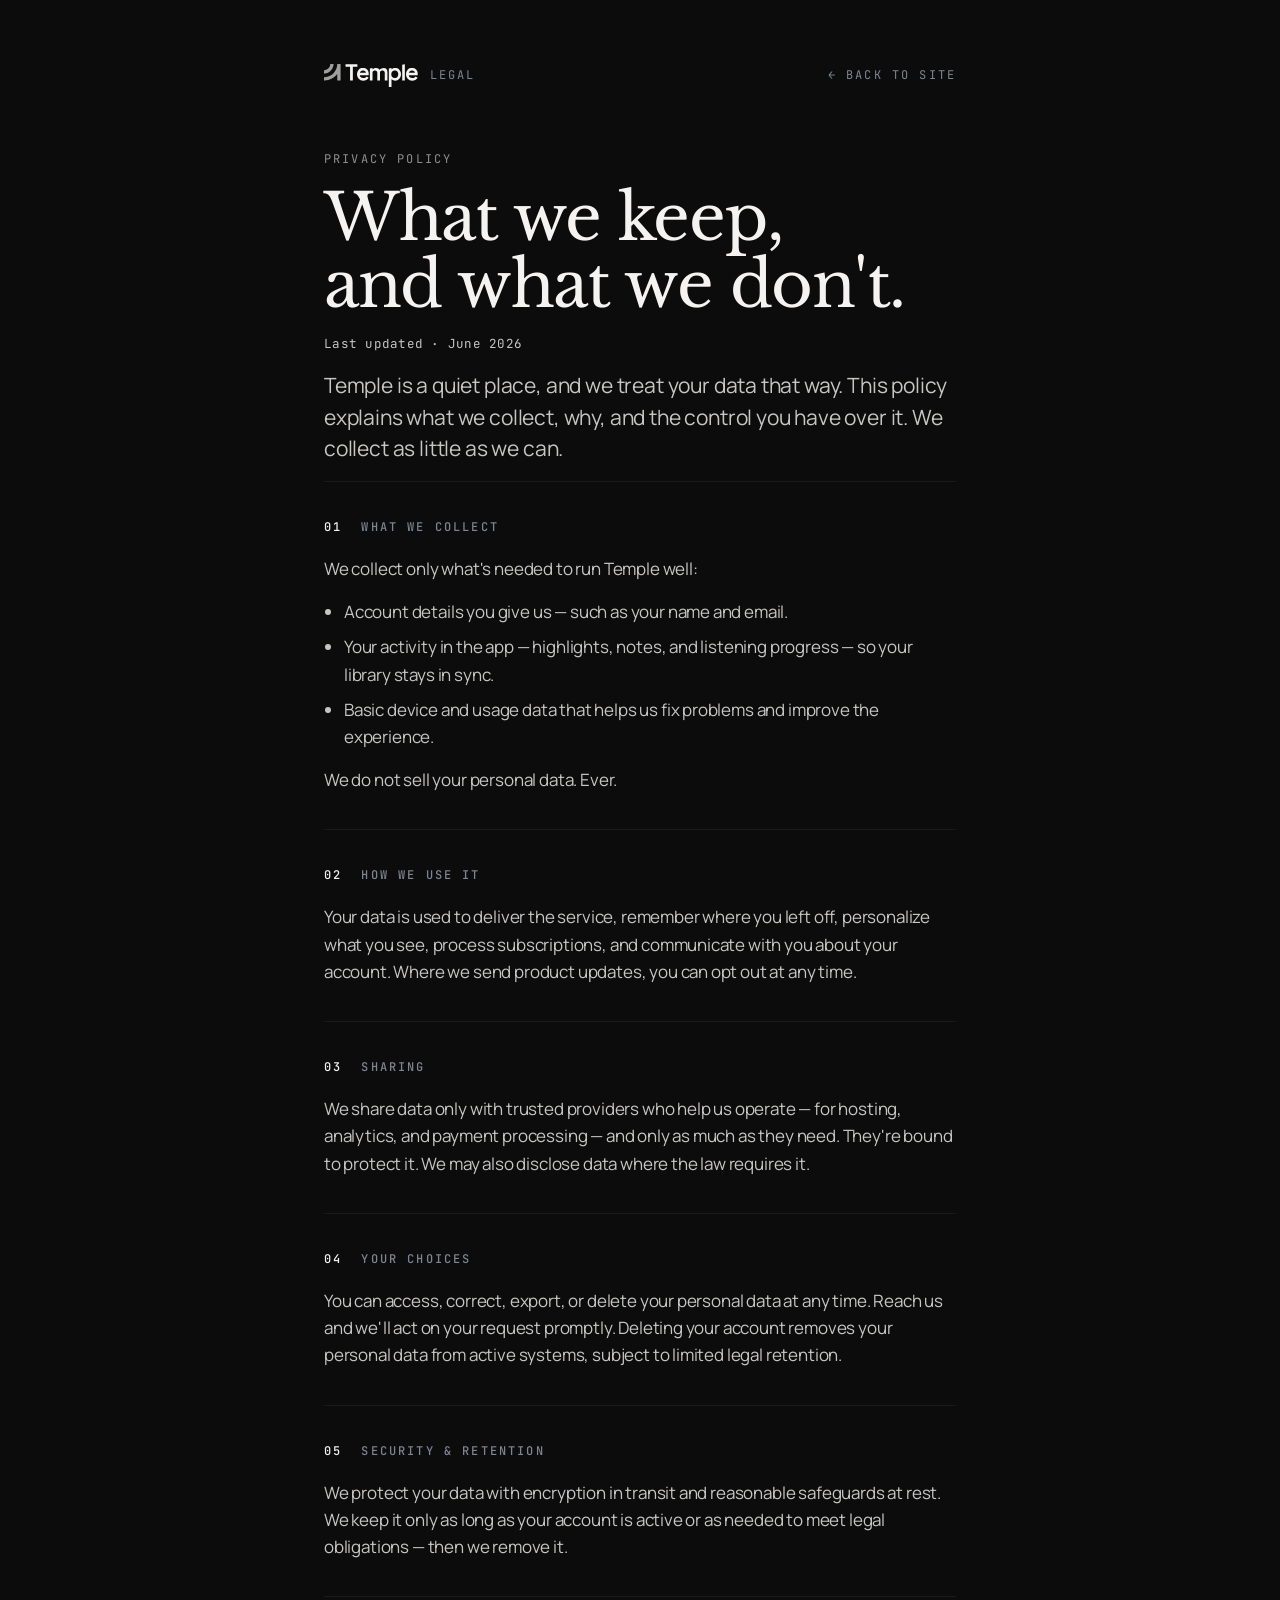
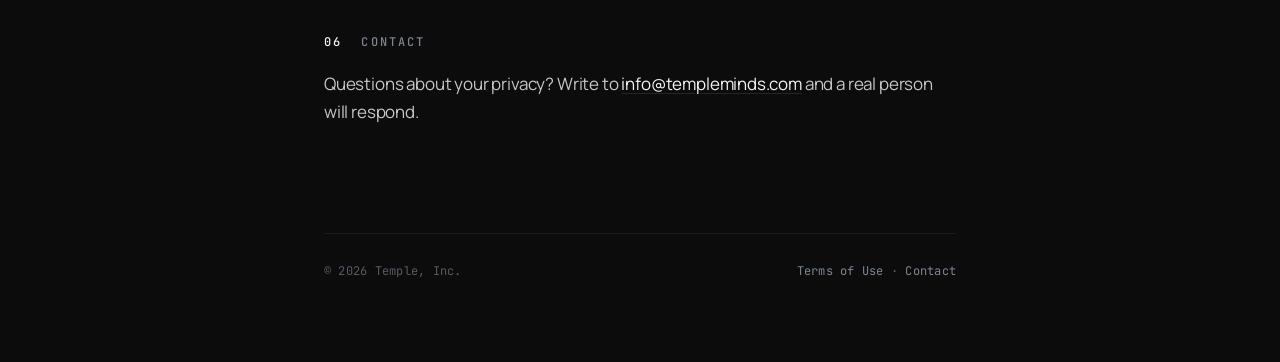
<file: privacy.html>
<!DOCTYPE html>
<html lang="en" data-mood="obsidian">
<head>
<meta charset="utf-8">
<meta name="viewport" content="width=device-width, initial-scale=1">
<title>Privacy Policy — Temple</title>
<link rel="preconnect" href="https://fonts.googleapis.com">
<link rel="preconnect" href="https://fonts.gstatic.com" crossorigin>
<link href="https://fonts.googleapis.com/css2?family=Manrope:wght@400;500;600;700;800&family=Libre+Baskerville:ital@0;1&family=JetBrains+Mono:wght@400;500&display=swap" rel="stylesheet">
<link rel="stylesheet" href="https://fonts.googleapis.com/css2?family=Libre+Baskerville:wght@300;400;500;600;700&display=swap">
<link rel="stylesheet" href="styles.css">
<style>
  body{min-height:100vh}
  .legal{max-width:760px; margin:0 auto; padding:clamp(28px,5vw,64px) var(--pad) clamp(60px,9vh,120px)}
  .legal-top{display:flex; align-items:center; justify-content:space-between; gap:24px; padding-bottom:clamp(36px,7vh,80px)}
  .legal-home{display:inline-flex; align-items:center; gap:12px; font-family:var(--font-serif); font-size:21px; letter-spacing:-.01em; color:var(--ink)}
  .legal-home .legal-mark{height:23px; width:auto; display:block; flex:none}
  .legal-home span{font-family:var(--font-mono); font-size:var(--fs-eyebrow); letter-spacing:var(--ls-eyebrow); text-transform:uppercase; color:var(--muted)}
  .legal-back{font-family:var(--font-mono); font-size:var(--fs-eyebrow); letter-spacing:var(--ls-eyebrow); text-transform:uppercase; color:var(--muted); transition:color .2s var(--ease)}
  .legal-back:hover{color:var(--ink)}
  .legal-eyebrow{font-family:var(--font-mono); font-size:var(--fs-eyebrow); letter-spacing:var(--ls-eyebrow); text-transform:uppercase; color:var(--accent); opacity:.7; margin:0 0 18px}
  .legal h1{font-family:var(--font-serif); font-weight:400; font-size:clamp(var(--fs-head-min),5.5vw,var(--fs-head-max)); line-height:1.04; letter-spacing:-.02em; margin:0 0 16px}
  .legal-updated{font-family:var(--font-mono); font-size:12.5px; color:var(--muted-2); letter-spacing:.02em; margin:0 0 clamp(40px,6vh,68px)}
  .legal-lede{font-size:clamp(var(--fs-lead-min),1.9vw,var(--fs-lead-max)); line-height:1.5; color:var(--ink-soft); margin:0 0 clamp(40px,6vh,64px); max-width:62ch}
  .legal section{padding:clamp(26px,4vh,40px) 0; border-top:1px solid var(--line-2)}
  .legal h2{font-size:var(--fs-eyebrow); font-family:var(--font-mono); font-weight:500; letter-spacing:var(--ls-eyebrow); text-transform:uppercase; color:var(--muted); margin:0 0 18px}
  .legal h2 b{color:var(--ink); font-weight:500; margin-right:10px}
  .legal p{margin:0 0 16px; color:var(--ink-soft); max-width:66ch; text-wrap:pretty}
  .legal p:last-child{margin-bottom:0}
  .legal ul{margin:0 0 16px; padding-left:20px; color:var(--ink-soft); max-width:66ch}
  .legal li{margin:0 0 8px}
  .legal a.inline{color:var(--ink); text-decoration:underline; text-underline-offset:3px; text-decoration-color:var(--line)}
  .legal a.inline:hover{text-decoration-color:var(--ink)}
  .legal-foot{margin-top:clamp(48px,8vh,90px); padding-top:28px; border-top:1px solid var(--line-2); display:flex; flex-wrap:wrap; gap:8px 24px; justify-content:space-between; font-family:var(--font-mono); font-size:12px; letter-spacing:.02em; color:var(--muted-2)}
  .legal-foot a{color:var(--muted)}
  .legal-foot a:hover{color:var(--ink)}
</style>
<template id="__bundler_thumbnail" data-bg-color="#0c0c0d">
  <svg viewBox="0 0 1200 800" xmlns="http://www.w3.org/2000/svg">
    <rect width="1200" height="800" fill="#0c0c0d"/>
    <g transform="translate(516, 300) scale(1.0)">
      <path d="M0.0234927 149.703C0.0426021 136.128 0.0676721 133.13 0.162342 133.072C0.225806 133.033 1.64586 132.976 3.31802 132.947C13.0201 132.775 23.5378 131.331 33.1815 128.846C47.8731 125.059 61.7795 118.822 74.2134 110.442C81.3127 105.657 87.4409 100.646 93.4342 94.7223C106.39 81.9185 115.879 67.858 122.991 50.93C128.879 36.9132 132.353 21.25 132.974 5.92125C133.023 4.7135 133.088 2.9053 133.119 1.90284L133.174 0.0802596H166.377V166.263H133.155L133.15 132.996C133.146 101.677 133.137 99.7414 132.997 99.9464C132.674 100.419 128.576 105.531 127.293 107.063C119.554 116.296 109.987 125.369 100.327 132.637C86.9644 142.691 72.7586 150.441 57.2436 156.142C47.353 159.776 36.364 162.635 26.3004 164.192C20.7848 165.046 15.6137 165.6 9.86463 165.953C7.57011 166.094 2.79523 166.262 1.03155 166.263L0 166.263L0.0234927 149.703Z" fill="#A09F9E"/>
      <path d="M0.00409436 62.3535L1.20939 62.3521C2.57106 62.3505 4.42133 62.239 6.35927 62.0412C24.2596 60.2162 40.5722 50.6882 51.0201 35.9553C53.9603 31.8093 56.7 26.5945 58.5525 21.618C60.1658 17.284 61.3726 12.2835 61.9701 7.4569C62.1801 5.76107 62.2995 4.11206 62.3809 1.78141L62.4394 0.102412L65.8246 0.0408758C67.6864 0.00686458 75.1624 -0.00908898 82.4378 0.0052869L95.666 0.031409L95.6084 2.71216C95.5389 5.95322 95.3817 8.1373 94.9779 11.4729C94.2177 17.7542 93.1369 22.7662 91.2414 28.8007C87.6143 40.3484 81.4222 51.6948 73.6175 61.0947C70.3968 64.9738 66.3228 69.1087 62.4407 72.4394C53.7682 79.8794 43.8464 85.7257 33.2889 89.6168C26.1474 92.249 19.4702 93.8812 11.8817 94.85C8.41273 95.2928 7.02231 95.3943 1.51619 95.6068L0.00409436 95.6652V62.3535Z" fill="#A09F9E"/>
    </g>
  </svg>
</template>
</head>
<body>
<main class="legal">
  <div class="legal-top">
    <a class="legal-home" href="Temple.html" aria-label="Temple"><svg class="legal-mark" viewBox="0 0 942 231" fill="none" xmlns="http://www.w3.org/2000/svg" aria-hidden="true"><path d="M0.0234927 149.703C0.0426021 136.128 0.0676721 133.13 0.162342 133.072C0.225806 133.033 1.64586 132.976 3.31802 132.947C13.0201 132.775 23.5378 131.331 33.1815 128.846C47.8731 125.059 61.7795 118.822 74.2134 110.442C81.3127 105.657 87.4409 100.646 93.4342 94.7223C106.39 81.9185 115.879 67.858 122.991 50.93C128.879 36.9132 132.353 21.25 132.974 5.92125C133.023 4.7135 133.088 2.9053 133.119 1.90284L133.174 0.0802596H166.377V166.263H133.155L133.15 132.996C133.146 101.677 133.137 99.7414 132.997 99.9464C132.674 100.419 128.576 105.531 127.293 107.063C119.554 116.296 109.987 125.369 100.327 132.637C86.9644 142.691 72.7586 150.441 57.2436 156.142C47.353 159.776 36.364 162.635 26.3004 164.192C20.7848 165.046 15.6137 165.6 9.86463 165.953C7.57011 166.094 2.79523 166.262 1.03155 166.263L0 166.263L0.0234927 149.703Z" fill="#A09F9E"></path><path d="M0.00409436 62.3535L1.20939 62.3521C2.57106 62.3505 4.42133 62.239 6.35927 62.0412C24.2596 60.2162 40.5722 50.6882 51.0201 35.9553C53.9603 31.8093 56.7 26.5945 58.5525 21.618C60.1658 17.284 61.3726 12.2835 61.9701 7.4569C62.1801 5.76107 62.2995 4.11206 62.3809 1.78141L62.4394 0.102412L65.8246 0.0408758C67.6864 0.00686458 75.1624 -0.00908898 82.4378 0.0052869L95.666 0.031409L95.6084 2.71216C95.5389 5.95322 95.3817 8.1373 94.9779 11.4729C94.2177 17.7542 93.1369 22.7662 91.2414 28.8007C87.6143 40.3484 81.4222 51.6948 73.6175 61.0947C70.3968 64.9738 66.3228 69.1087 62.4407 72.4394C53.7682 79.8794 43.8464 85.7257 33.2889 89.6168C26.1474 92.249 19.4702 93.8812 11.8817 94.85C8.41273 95.2928 7.02231 95.3943 1.51619 95.6068L0.00409436 95.6652V62.3535Z" fill="#A09F9E"></path><path d="M261.849 28.442H216.384V1.62927H335.292V28.442H289.827V164.837H261.849V28.442Z" fill="currentColor"></path><path d="M448.345 138.491C442.438 147.817 434.744 154.967 425.262 159.941C415.781 164.915 405.211 167.402 393.553 167.402C384.538 167.402 376.222 165.77 368.606 162.506C361.145 159.242 354.617 154.812 349.021 149.216C343.581 143.465 339.306 136.703 336.198 128.932C333.244 121.004 331.768 112.378 331.768 103.051C331.768 93.5698 333.244 84.9431 336.198 77.1713C339.151 69.244 343.27 62.4825 348.555 56.8868C353.84 51.1357 360.135 46.7058 367.44 43.597C374.901 40.4883 383.062 38.934 391.921 38.934C400.004 38.934 407.465 40.4106 414.304 43.3639C421.299 46.3172 427.361 50.3585 432.49 55.4879C437.619 60.6173 441.661 66.6793 444.614 73.6739C447.567 80.5131 449.044 87.8964 449.044 95.8236V112.378H359.979C360.446 121.237 363.632 128.154 369.539 133.128C375.445 138.102 383.45 140.589 393.553 140.589C401.481 140.589 408.164 139.346 413.605 136.859C419.045 134.216 423.786 130.175 427.827 124.735L448.345 138.491ZM421.299 89.0621C421.299 85.798 420.522 82.767 418.967 79.9691C417.413 77.1712 415.314 74.762 412.672 72.7413C410.03 70.5652 406.921 68.8554 403.346 67.6119C399.771 66.3684 395.963 65.7467 391.921 65.7467C383.217 65.7467 375.911 67.9228 370.005 72.275C364.254 76.4718 360.99 82.0675 360.212 89.0621H421.299Z" fill="currentColor"></path><path d="M535.537 91.3937C535.537 83.0001 533.671 76.4718 529.941 71.8087C526.211 66.9902 520.926 64.5809 514.086 64.5809C509.423 64.5809 504.683 65.9021 499.864 68.5445C495.201 71.0315 491.082 74.6843 487.507 79.5028V164.837H460.694V45.9286L486.341 41.2655H487.507V53.8558H488.673C494.113 49.0373 500.02 45.3846 506.392 42.8976C512.921 40.2552 519.216 38.934 525.278 38.934C532.739 38.934 539.112 40.6438 544.397 44.0634C549.681 47.3275 553.878 52.0683 556.987 58.2858H558.153C564.059 52.0683 570.743 47.3275 578.204 44.0634C585.665 40.6438 592.97 38.934 600.12 38.934C611.933 38.934 621.026 43.053 627.399 51.2911C633.927 59.3738 637.192 70.7207 637.192 85.3317V164.837H610.379V91.3937C610.379 83.0001 608.514 76.4718 604.783 71.8087C601.053 66.9902 595.768 64.5809 588.929 64.5809C584.11 64.5809 579.292 65.9021 574.473 68.5445C569.81 71.187 565.691 74.9174 562.116 79.736C562.272 80.6686 562.349 81.6012 562.349 82.5338C562.349 83.4664 562.349 84.399 562.349 85.3317V164.837H535.537V91.3937Z" fill="currentColor"></path><path d="M773.676 103.285C773.676 112.455 772.121 121.004 769.013 128.932C765.904 136.703 761.707 143.465 756.422 149.216C751.138 154.812 744.998 159.242 738.003 162.506C731.009 165.77 723.548 167.402 715.62 167.402C708.47 167.402 701.709 166.158 695.336 163.671C688.963 161.185 683.601 157.687 679.249 153.18H678.083V230.12H651.27V45.9286L676.917 41.2655H678.083V52.4569H679.249C683.29 47.9493 688.264 44.6074 694.17 42.4313C700.232 40.0997 706.683 38.934 713.522 38.934C721.916 38.934 729.765 40.566 737.071 43.8302C744.376 47.0944 750.749 51.602 756.189 57.3531C761.629 63.1043 765.904 69.9435 769.013 77.8707C772.121 85.6425 773.676 94.1138 773.676 103.285ZM745.697 103.285C745.697 97.6888 744.842 92.6372 743.133 88.1295C741.578 83.4664 739.247 79.5028 736.138 76.2386C733.185 72.819 729.61 70.2543 725.413 68.5445C721.216 66.6793 716.553 65.7467 711.424 65.7467C700.699 65.7467 692.072 69.0109 685.544 75.5392C679.015 82.0675 675.751 91.3159 675.751 103.285C675.751 109.036 676.606 114.243 678.316 118.906C680.181 123.414 682.668 127.299 685.777 130.564C689.041 133.828 692.849 136.315 697.201 138.025C701.554 139.734 706.294 140.589 711.424 140.589C716.553 140.589 721.216 139.734 725.413 138.025C729.61 136.159 733.185 133.595 736.138 130.33C739.247 127.066 741.578 123.18 743.133 118.673C744.842 114.01 745.697 108.88 745.697 103.285Z" fill="currentColor"></path><path d="M785.379 6.29237L811.026 1.62927H812.192V164.837H785.379V6.29237Z" fill="currentColor"></path><path d="M940.381 138.491C934.474 147.817 926.78 154.967 917.298 159.941C907.817 164.915 897.247 167.402 885.589 167.402C876.574 167.402 868.258 165.77 860.642 162.506C853.181 159.242 846.653 154.812 841.057 149.216C835.617 143.465 831.342 136.703 828.234 128.932C825.28 121.004 823.804 112.378 823.804 103.051C823.804 93.5698 825.28 84.9431 828.234 77.1713C831.187 69.244 835.306 62.4825 840.591 56.8868C845.876 51.1357 852.171 46.7058 859.476 43.597C866.937 40.4883 875.098 38.934 883.957 38.934C892.04 38.934 899.501 40.4106 906.34 43.3639C913.335 46.3172 919.397 50.3585 924.526 55.4879C929.655 60.6173 933.697 66.6793 936.65 73.6739C939.603 80.5131 941.08 87.8964 941.08 95.8236V112.378H852.015C852.482 121.237 855.668 128.154 861.575 133.128C867.481 138.102 875.486 140.589 885.589 140.589C893.517 140.589 900.2 139.346 905.641 136.859C911.081 134.216 915.822 130.175 919.863 124.735L940.381 138.491ZM913.335 89.0621C913.335 85.798 912.557 82.767 911.003 79.9691C909.449 77.1712 907.35 74.762 904.708 72.7413C902.066 70.5652 898.957 68.8554 895.382 67.6119C891.807 66.3684 887.999 65.7467 883.957 65.7467C875.253 65.7467 867.947 67.9228 862.041 72.275C856.29 76.4718 853.026 82.0675 852.248 89.0621H913.335Z" fill="currentColor"></path></svg><span>Legal</span></a>
    <a class="legal-back" href="Temple.html" onclick="if(history.length>1){history.back();return false;}">← Back to site</a>
  </div>

  <p class="legal-eyebrow">Privacy Policy</p>
  <h1>What we keep,<br>and what we don't.</h1>
  <p class="legal-updated">Last updated · June 2026</p>

  <p class="legal-lede">Temple is a quiet place, and we treat your data that way. This policy explains what we collect, why, and the control you have over it. We collect as little as we can.</p>

  <section>
    <h2><b>01</b> What we collect</h2>
    <p>We collect only what's needed to run Temple well:</p>
    <ul>
      <li>Account details you give us — such as your name and email.</li>
      <li>Your activity in the app — highlights, notes, and listening progress — so your library stays in sync.</li>
      <li>Basic device and usage data that helps us fix problems and improve the experience.</li>
    </ul>
    <p>We do not sell your personal data. Ever.</p>
  </section>

  <section>
    <h2><b>02</b> How we use it</h2>
    <p>Your data is used to deliver the service, remember where you left off, personalize what you see, process subscriptions, and communicate with you about your account. Where we send product updates, you can opt out at any time.</p>
  </section>

  <section>
    <h2><b>03</b> Sharing</h2>
    <p>We share data only with trusted providers who help us operate — for hosting, analytics, and payment processing — and only as much as they need. They're bound to protect it. We may also disclose data where the law requires it.</p>
  </section>

  <section>
    <h2><b>04</b> Your choices</h2>
    <p>You can access, correct, export, or delete your personal data at any time. Reach us and we'll act on your request promptly. Deleting your account removes your personal data from active systems, subject to limited legal retention.</p>
  </section>

  <section>
    <h2><b>05</b> Security &amp; retention</h2>
    <p>We protect your data with encryption in transit and reasonable safeguards at rest. We keep it only as long as your account is active or as needed to meet legal obligations — then we remove it.</p>
  </section>

  <section>
    <h2><b>06</b> Contact</h2>
    <p>Questions about your privacy? Write to <a class="inline" href="mailto:info@templeminds.com">info@templeminds.com</a> and a real person will respond.</p>
  </section>

  <div class="legal-foot">
    <span>© 2026 Temple, Inc.</span>
    <span><a href="terms.html">Terms of Use</a> · <a href="Temple.html#contact">Contact</a></span>
  </div>
</main>
</body>
</html>
</file>
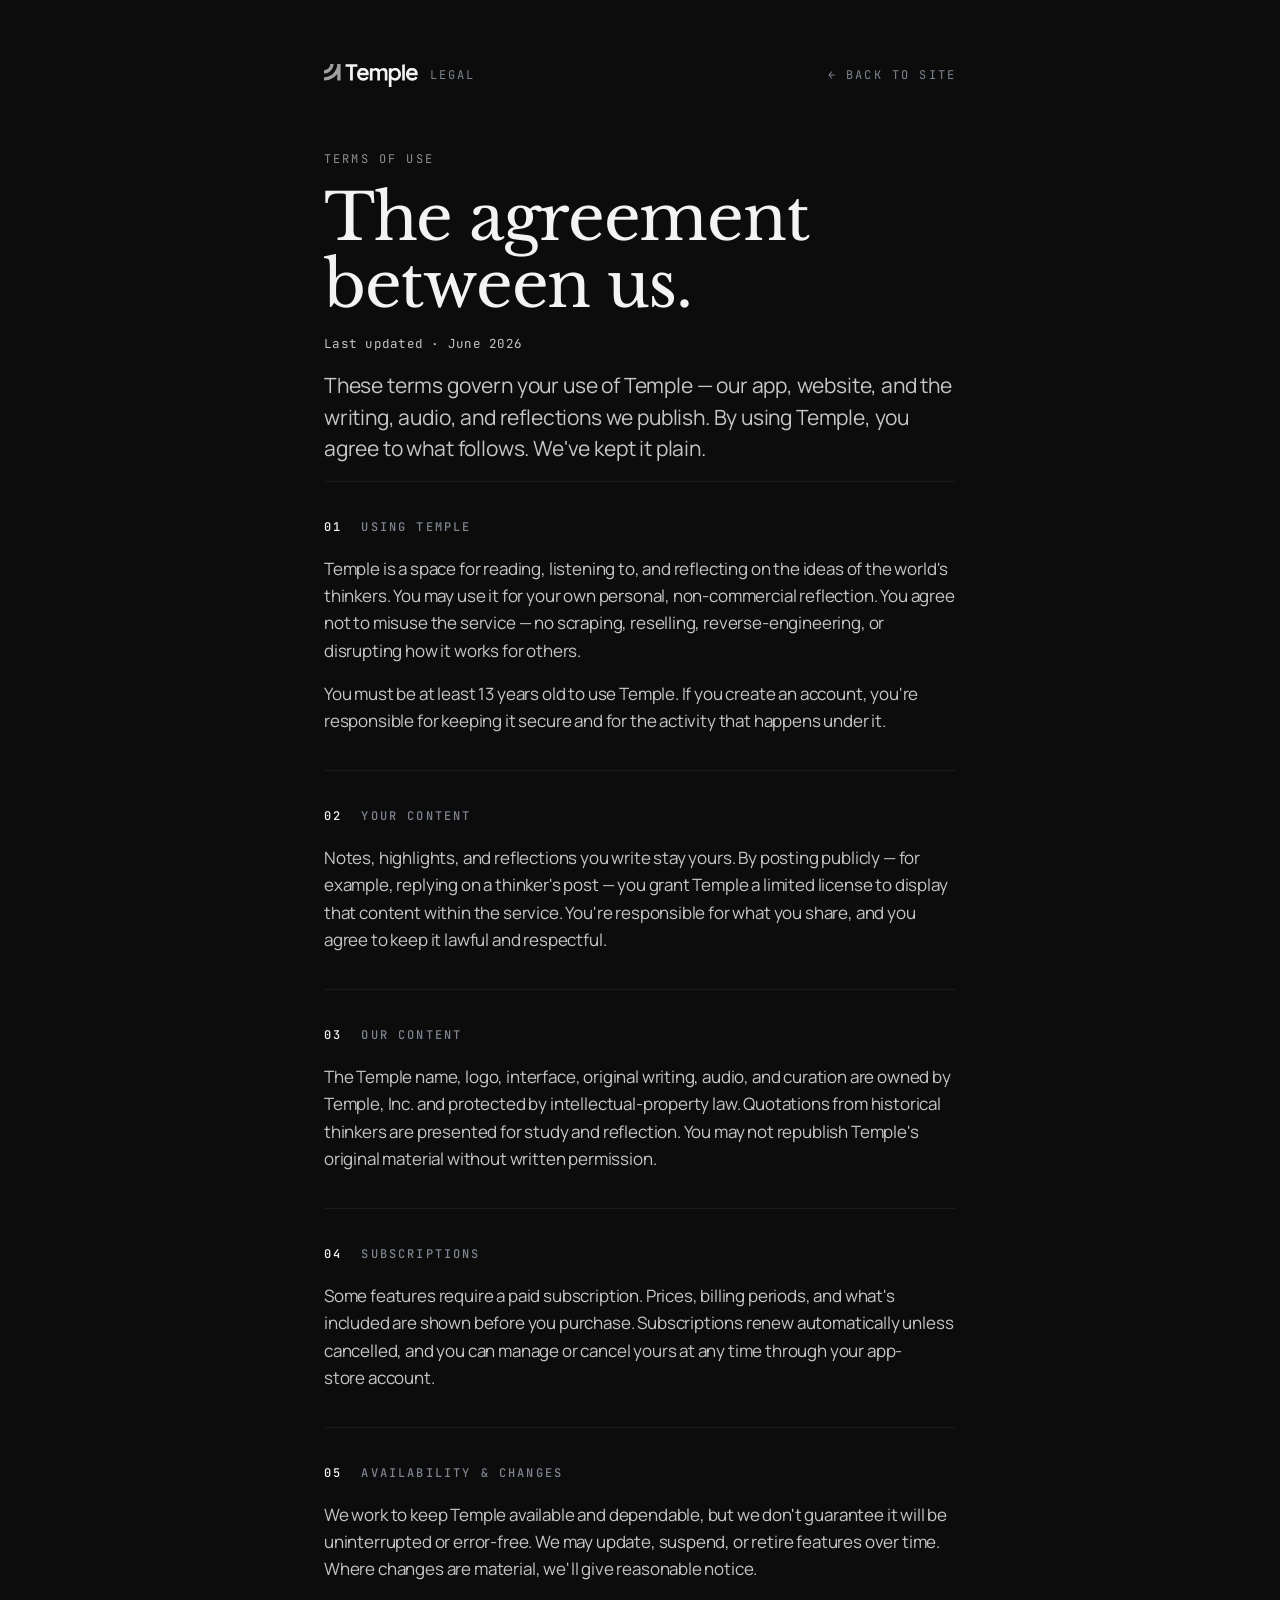
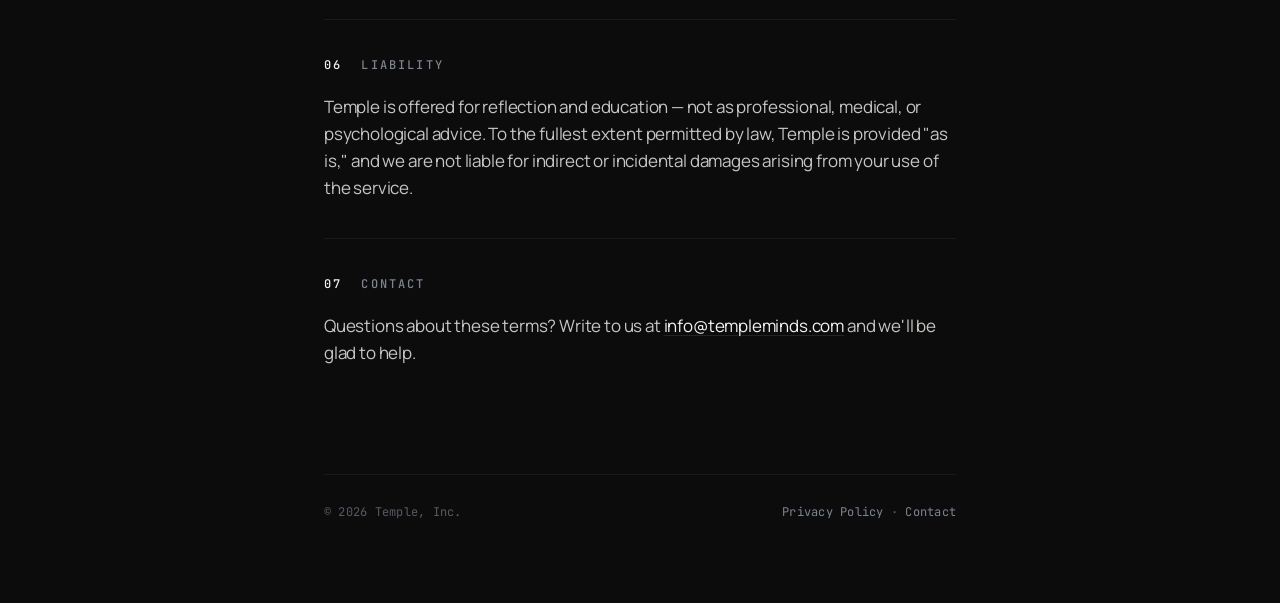
<file: terms.html>
<!DOCTYPE html>
<html lang="en" data-mood="obsidian">
<head>
<meta charset="utf-8">
<meta name="viewport" content="width=device-width, initial-scale=1">
<title>Terms of Use — Temple</title>
<link rel="preconnect" href="https://fonts.googleapis.com">
<link rel="preconnect" href="https://fonts.gstatic.com" crossorigin>
<link href="https://fonts.googleapis.com/css2?family=Manrope:wght@400;500;600;700;800&family=Libre+Baskerville:ital@0;1&family=JetBrains+Mono:wght@400;500&display=swap" rel="stylesheet">
<link rel="stylesheet" href="styles.css">
<style>
  body{min-height:100vh}
  .legal{max-width:760px; margin:0 auto; padding:clamp(28px,5vw,64px) var(--pad) clamp(60px,9vh,120px)}
  .legal-top{display:flex; align-items:center; justify-content:space-between; gap:24px; padding-bottom:clamp(36px,7vh,80px)}
  .legal-home{display:inline-flex; align-items:center; gap:12px; font-family:var(--font-serif); font-size:21px; letter-spacing:-.01em; color:var(--ink)}
  .legal-home .legal-mark{height:23px; width:auto; display:block; flex:none}
  .legal-home span{font-family:var(--font-mono); font-size:var(--fs-eyebrow); letter-spacing:var(--ls-eyebrow); text-transform:uppercase; color:var(--muted)}
  .legal-back{font-family:var(--font-mono); font-size:var(--fs-eyebrow); letter-spacing:var(--ls-eyebrow); text-transform:uppercase; color:var(--muted); transition:color .2s var(--ease)}
  .legal-back:hover{color:var(--ink)}
  .legal-eyebrow{font-family:var(--font-mono); font-size:var(--fs-eyebrow); letter-spacing:var(--ls-eyebrow); text-transform:uppercase; color:var(--accent); opacity:.7; margin:0 0 18px}
  .legal h1{font-family:var(--font-serif); font-weight:400; font-size:clamp(var(--fs-head-min),5.5vw,var(--fs-head-max)); line-height:1.04; letter-spacing:-.02em; margin:0 0 16px}
  .legal-updated{font-family:var(--font-mono); font-size:12.5px; color:var(--muted-2); letter-spacing:.02em; margin:0 0 clamp(40px,6vh,68px)}
  .legal-lede{font-size:clamp(var(--fs-lead-min),1.9vw,var(--fs-lead-max)); line-height:1.5; color:var(--ink-soft); margin:0 0 clamp(40px,6vh,64px); max-width:62ch}
  .legal section{padding:clamp(26px,4vh,40px) 0; border-top:1px solid var(--line-2)}
  .legal h2{font-size:var(--fs-eyebrow); font-family:var(--font-mono); font-weight:500; letter-spacing:var(--ls-eyebrow); text-transform:uppercase; color:var(--muted); margin:0 0 18px}
  .legal h2 b{color:var(--ink); font-weight:500; margin-right:10px}
  .legal p{margin:0 0 16px; color:var(--ink-soft); max-width:66ch; text-wrap:pretty}
  .legal p:last-child{margin-bottom:0}
  .legal a.inline{color:var(--ink); text-decoration:underline; text-underline-offset:3px; text-decoration-color:var(--line)}
  .legal a.inline:hover{text-decoration-color:var(--ink)}
  .legal-foot{margin-top:clamp(48px,8vh,90px); padding-top:28px; border-top:1px solid var(--line-2); display:flex; flex-wrap:wrap; gap:8px 24px; justify-content:space-between; font-family:var(--font-mono); font-size:12px; letter-spacing:.02em; color:var(--muted-2)}
  .legal-foot a{color:var(--muted)}
  .legal-foot a:hover{color:var(--ink)}
</style>
<template id="__bundler_thumbnail" data-bg-color="#0c0c0d">
  <svg viewBox="0 0 1200 800" xmlns="http://www.w3.org/2000/svg">
    <rect width="1200" height="800" fill="#0c0c0d"/>
    <g transform="translate(516, 300) scale(1.0)">
      <path d="M0.0234927 149.703C0.0426021 136.128 0.0676721 133.13 0.162342 133.072C0.225806 133.033 1.64586 132.976 3.31802 132.947C13.0201 132.775 23.5378 131.331 33.1815 128.846C47.8731 125.059 61.7795 118.822 74.2134 110.442C81.3127 105.657 87.4409 100.646 93.4342 94.7223C106.39 81.9185 115.879 67.858 122.991 50.93C128.879 36.9132 132.353 21.25 132.974 5.92125C133.023 4.7135 133.088 2.9053 133.119 1.90284L133.174 0.0802596H166.377V166.263H133.155L133.15 132.996C133.146 101.677 133.137 99.7414 132.997 99.9464C132.674 100.419 128.576 105.531 127.293 107.063C119.554 116.296 109.987 125.369 100.327 132.637C86.9644 142.691 72.7586 150.441 57.2436 156.142C47.353 159.776 36.364 162.635 26.3004 164.192C20.7848 165.046 15.6137 165.6 9.86463 165.953C7.57011 166.094 2.79523 166.262 1.03155 166.263L0 166.263L0.0234927 149.703Z" fill="#A09F9E"/>
      <path d="M0.00409436 62.3535L1.20939 62.3521C2.57106 62.3505 4.42133 62.239 6.35927 62.0412C24.2596 60.2162 40.5722 50.6882 51.0201 35.9553C53.9603 31.8093 56.7 26.5945 58.5525 21.618C60.1658 17.284 61.3726 12.2835 61.9701 7.4569C62.1801 5.76107 62.2995 4.11206 62.3809 1.78141L62.4394 0.102412L65.8246 0.0408758C67.6864 0.00686458 75.1624 -0.00908898 82.4378 0.0052869L95.666 0.031409L95.6084 2.71216C95.5389 5.95322 95.3817 8.1373 94.9779 11.4729C94.2177 17.7542 93.1369 22.7662 91.2414 28.8007C87.6143 40.3484 81.4222 51.6948 73.6175 61.0947C70.3968 64.9738 66.3228 69.1087 62.4407 72.4394C53.7682 79.8794 43.8464 85.7257 33.2889 89.6168C26.1474 92.249 19.4702 93.8812 11.8817 94.85C8.41273 95.2928 7.02231 95.3943 1.51619 95.6068L0.00409436 95.6652V62.3535Z" fill="#A09F9E"/>
    </g>
  </svg>
</template>
</head>
<body>
<main class="legal">
  <div class="legal-top">
    <a class="legal-home" href="Temple.html" aria-label="Temple"><svg class="legal-mark" viewBox="0 0 942 231" fill="none" xmlns="http://www.w3.org/2000/svg" aria-hidden="true"><path d="M0.0234927 149.703C0.0426021 136.128 0.0676721 133.13 0.162342 133.072C0.225806 133.033 1.64586 132.976 3.31802 132.947C13.0201 132.775 23.5378 131.331 33.1815 128.846C47.8731 125.059 61.7795 118.822 74.2134 110.442C81.3127 105.657 87.4409 100.646 93.4342 94.7223C106.39 81.9185 115.879 67.858 122.991 50.93C128.879 36.9132 132.353 21.25 132.974 5.92125C133.023 4.7135 133.088 2.9053 133.119 1.90284L133.174 0.0802596H166.377V166.263H133.155L133.15 132.996C133.146 101.677 133.137 99.7414 132.997 99.9464C132.674 100.419 128.576 105.531 127.293 107.063C119.554 116.296 109.987 125.369 100.327 132.637C86.9644 142.691 72.7586 150.441 57.2436 156.142C47.353 159.776 36.364 162.635 26.3004 164.192C20.7848 165.046 15.6137 165.6 9.86463 165.953C7.57011 166.094 2.79523 166.262 1.03155 166.263L0 166.263L0.0234927 149.703Z" fill="#A09F9E"></path><path d="M0.00409436 62.3535L1.20939 62.3521C2.57106 62.3505 4.42133 62.239 6.35927 62.0412C24.2596 60.2162 40.5722 50.6882 51.0201 35.9553C53.9603 31.8093 56.7 26.5945 58.5525 21.618C60.1658 17.284 61.3726 12.2835 61.9701 7.4569C62.1801 5.76107 62.2995 4.11206 62.3809 1.78141L62.4394 0.102412L65.8246 0.0408758C67.6864 0.00686458 75.1624 -0.00908898 82.4378 0.0052869L95.666 0.031409L95.6084 2.71216C95.5389 5.95322 95.3817 8.1373 94.9779 11.4729C94.2177 17.7542 93.1369 22.7662 91.2414 28.8007C87.6143 40.3484 81.4222 51.6948 73.6175 61.0947C70.3968 64.9738 66.3228 69.1087 62.4407 72.4394C53.7682 79.8794 43.8464 85.7257 33.2889 89.6168C26.1474 92.249 19.4702 93.8812 11.8817 94.85C8.41273 95.2928 7.02231 95.3943 1.51619 95.6068L0.00409436 95.6652V62.3535Z" fill="#A09F9E"></path><path d="M261.849 28.442H216.384V1.62927H335.292V28.442H289.827V164.837H261.849V28.442Z" fill="currentColor"></path><path d="M448.345 138.491C442.438 147.817 434.744 154.967 425.262 159.941C415.781 164.915 405.211 167.402 393.553 167.402C384.538 167.402 376.222 165.77 368.606 162.506C361.145 159.242 354.617 154.812 349.021 149.216C343.581 143.465 339.306 136.703 336.198 128.932C333.244 121.004 331.768 112.378 331.768 103.051C331.768 93.5698 333.244 84.9431 336.198 77.1713C339.151 69.244 343.27 62.4825 348.555 56.8868C353.84 51.1357 360.135 46.7058 367.44 43.597C374.901 40.4883 383.062 38.934 391.921 38.934C400.004 38.934 407.465 40.4106 414.304 43.3639C421.299 46.3172 427.361 50.3585 432.49 55.4879C437.619 60.6173 441.661 66.6793 444.614 73.6739C447.567 80.5131 449.044 87.8964 449.044 95.8236V112.378H359.979C360.446 121.237 363.632 128.154 369.539 133.128C375.445 138.102 383.45 140.589 393.553 140.589C401.481 140.589 408.164 139.346 413.605 136.859C419.045 134.216 423.786 130.175 427.827 124.735L448.345 138.491ZM421.299 89.0621C421.299 85.798 420.522 82.767 418.967 79.9691C417.413 77.1712 415.314 74.762 412.672 72.7413C410.03 70.5652 406.921 68.8554 403.346 67.6119C399.771 66.3684 395.963 65.7467 391.921 65.7467C383.217 65.7467 375.911 67.9228 370.005 72.275C364.254 76.4718 360.99 82.0675 360.212 89.0621H421.299Z" fill="currentColor"></path><path d="M535.537 91.3937C535.537 83.0001 533.671 76.4718 529.941 71.8087C526.211 66.9902 520.926 64.5809 514.086 64.5809C509.423 64.5809 504.683 65.9021 499.864 68.5445C495.201 71.0315 491.082 74.6843 487.507 79.5028V164.837H460.694V45.9286L486.341 41.2655H487.507V53.8558H488.673C494.113 49.0373 500.02 45.3846 506.392 42.8976C512.921 40.2552 519.216 38.934 525.278 38.934C532.739 38.934 539.112 40.6438 544.397 44.0634C549.681 47.3275 553.878 52.0683 556.987 58.2858H558.153C564.059 52.0683 570.743 47.3275 578.204 44.0634C585.665 40.6438 592.97 38.934 600.12 38.934C611.933 38.934 621.026 43.053 627.399 51.2911C633.927 59.3738 637.192 70.7207 637.192 85.3317V164.837H610.379V91.3937C610.379 83.0001 608.514 76.4718 604.783 71.8087C601.053 66.9902 595.768 64.5809 588.929 64.5809C584.11 64.5809 579.292 65.9021 574.473 68.5445C569.81 71.187 565.691 74.9174 562.116 79.736C562.272 80.6686 562.349 81.6012 562.349 82.5338C562.349 83.4664 562.349 84.399 562.349 85.3317V164.837H535.537V91.3937Z" fill="currentColor"></path><path d="M773.676 103.285C773.676 112.455 772.121 121.004 769.013 128.932C765.904 136.703 761.707 143.465 756.422 149.216C751.138 154.812 744.998 159.242 738.003 162.506C731.009 165.77 723.548 167.402 715.62 167.402C708.47 167.402 701.709 166.158 695.336 163.671C688.963 161.185 683.601 157.687 679.249 153.18H678.083V230.12H651.27V45.9286L676.917 41.2655H678.083V52.4569H679.249C683.29 47.9493 688.264 44.6074 694.17 42.4313C700.232 40.0997 706.683 38.934 713.522 38.934C721.916 38.934 729.765 40.566 737.071 43.8302C744.376 47.0944 750.749 51.602 756.189 57.3531C761.629 63.1043 765.904 69.9435 769.013 77.8707C772.121 85.6425 773.676 94.1138 773.676 103.285ZM745.697 103.285C745.697 97.6888 744.842 92.6372 743.133 88.1295C741.578 83.4664 739.247 79.5028 736.138 76.2386C733.185 72.819 729.61 70.2543 725.413 68.5445C721.216 66.6793 716.553 65.7467 711.424 65.7467C700.699 65.7467 692.072 69.0109 685.544 75.5392C679.015 82.0675 675.751 91.3159 675.751 103.285C675.751 109.036 676.606 114.243 678.316 118.906C680.181 123.414 682.668 127.299 685.777 130.564C689.041 133.828 692.849 136.315 697.201 138.025C701.554 139.734 706.294 140.589 711.424 140.589C716.553 140.589 721.216 139.734 725.413 138.025C729.61 136.159 733.185 133.595 736.138 130.33C739.247 127.066 741.578 123.18 743.133 118.673C744.842 114.01 745.697 108.88 745.697 103.285Z" fill="currentColor"></path><path d="M785.379 6.29237L811.026 1.62927H812.192V164.837H785.379V6.29237Z" fill="currentColor"></path><path d="M940.381 138.491C934.474 147.817 926.78 154.967 917.298 159.941C907.817 164.915 897.247 167.402 885.589 167.402C876.574 167.402 868.258 165.77 860.642 162.506C853.181 159.242 846.653 154.812 841.057 149.216C835.617 143.465 831.342 136.703 828.234 128.932C825.28 121.004 823.804 112.378 823.804 103.051C823.804 93.5698 825.28 84.9431 828.234 77.1713C831.187 69.244 835.306 62.4825 840.591 56.8868C845.876 51.1357 852.171 46.7058 859.476 43.597C866.937 40.4883 875.098 38.934 883.957 38.934C892.04 38.934 899.501 40.4106 906.34 43.3639C913.335 46.3172 919.397 50.3585 924.526 55.4879C929.655 60.6173 933.697 66.6793 936.65 73.6739C939.603 80.5131 941.08 87.8964 941.08 95.8236V112.378H852.015C852.482 121.237 855.668 128.154 861.575 133.128C867.481 138.102 875.486 140.589 885.589 140.589C893.517 140.589 900.2 139.346 905.641 136.859C911.081 134.216 915.822 130.175 919.863 124.735L940.381 138.491ZM913.335 89.0621C913.335 85.798 912.557 82.767 911.003 79.9691C909.449 77.1712 907.35 74.762 904.708 72.7413C902.066 70.5652 898.957 68.8554 895.382 67.6119C891.807 66.3684 887.999 65.7467 883.957 65.7467C875.253 65.7467 867.947 67.9228 862.041 72.275C856.29 76.4718 853.026 82.0675 852.248 89.0621H913.335Z" fill="currentColor"></path></svg><span>Legal</span></a>
    <a class="legal-back" href="Temple.html" onclick="if(history.length>1){history.back();return false;}">← Back to site</a>
  </div>

  <p class="legal-eyebrow">Terms of Use</p>
  <h1>The agreement<br>between us.</h1>
  <p class="legal-updated">Last updated · June 2026</p>

  <p class="legal-lede">These terms govern your use of Temple — our app, website, and the writing, audio, and reflections we publish. By using Temple, you agree to what follows. We've kept it plain.</p>

  <section>
    <h2><b>01</b> Using Temple</h2>
    <p>Temple is a space for reading, listening to, and reflecting on the ideas of the world's thinkers. You may use it for your own personal, non-commercial reflection. You agree not to misuse the service — no scraping, reselling, reverse-engineering, or disrupting how it works for others.</p>
    <p>You must be at least 13 years old to use Temple. If you create an account, you're responsible for keeping it secure and for the activity that happens under it.</p>
  </section>

  <section>
    <h2><b>02</b> Your content</h2>
    <p>Notes, highlights, and reflections you write stay yours. By posting publicly — for example, replying on a thinker's post — you grant Temple a limited license to display that content within the service. You're responsible for what you share, and you agree to keep it lawful and respectful.</p>
  </section>

  <section>
    <h2><b>03</b> Our content</h2>
    <p>The Temple name, logo, interface, original writing, audio, and curation are owned by Temple, Inc. and protected by intellectual-property law. Quotations from historical thinkers are presented for study and reflection. You may not republish Temple's original material without written permission.</p>
  </section>

  <section>
    <h2><b>04</b> Subscriptions</h2>
    <p>Some features require a paid subscription. Prices, billing periods, and what's included are shown before you purchase. Subscriptions renew automatically unless cancelled, and you can manage or cancel yours at any time through your app-store account.</p>
  </section>

  <section>
    <h2><b>05</b> Availability &amp; changes</h2>
    <p>We work to keep Temple available and dependable, but we don't guarantee it will be uninterrupted or error-free. We may update, suspend, or retire features over time. Where changes are material, we'll give reasonable notice.</p>
  </section>

  <section>
    <h2><b>06</b> Liability</h2>
    <p>Temple is offered for reflection and education — not as professional, medical, or psychological advice. To the fullest extent permitted by law, Temple is provided "as is," and we are not liable for indirect or incidental damages arising from your use of the service.</p>
  </section>

  <section>
    <h2><b>07</b> Contact</h2>
    <p>Questions about these terms? Write to us at <a class="inline" href="mailto:info@templeminds.com">info@templeminds.com</a> and we'll be glad to help.</p>
  </section>

  <div class="legal-foot">
    <span>© 2026 Temple, Inc.</span>
    <span><a href="privacy.html">Privacy Policy</a> · <a href="Temple.html#contact">Contact</a></span>
  </div>
</main>
</body>
</html>
</file>
<file: styles.css>
/* ============================================================
   TEMPLE — landing page styles
   Dark, editorial, classical. Manrope + Libre Baskerville.
   ============================================================ */

:root{
  /* palette (Obsidian default) */
  --bg:        #0c0c0d;
  --bg-2:      #121214;
  --surface:   #1a1a1d;
  --surface-2: #232327;
  --line:      rgba(255,255,255,.10);
  --line-2:    rgba(255,255,255,.06);
  --ink:       #f4f3f1;
  --ink-soft:  #c7c6c3;
  --muted:     #7d8590;
  --muted-2:   #565b63;
  --accent:    #ffffff;
  --accent-ink:#0c0c0d;
  --stone:     #b9b2a7;

  --maxw: 1240px;
  --pad: clamp(20px, 5vw, 64px);
  --r: 18px;
  --r-lg: 26px;

  --font-sans: 'Manrope', -apple-system, system-ui, sans-serif;
  --font-serif: 'Libre Baskerville', 'Times New Roman', serif;
  --font-mono: 'JetBrains Mono', ui-monospace, 'SF Mono', monospace;

  --ease: cubic-bezier(.22,.61,.36,1);

  /* ---- type scale (6 roles) ---- */
  --fs-eyebrow:12px;   --ls-eyebrow:.18em;
  --fs-small:15px;
  --fs-lead-min:17px;  --fs-lead-max:21px;
  --fs-head-min:32px;  --fs-head-max:64px;
  --fs-display-min:40px; --fs-display-max:92px;
}

/* mood variants ------------------------------------------------ */
:root[data-mood="ink"]{
  --bg:#08090c; --bg-2:#0d0f14; --surface:#15171d; --surface-2:#1d2027;
  --stone:#9fb0c4;
}
:root[data-mood="parchment"]{
  --bg:#ece7dd; --bg-2:#e4ddd0; --surface:#f6f2ea; --surface-2:#ffffff;
  --line:rgba(28,24,18,.12); --line-2:rgba(28,24,18,.07);
  --ink:#1c1814; --ink-soft:#3c352c; --muted:#7a6f5f; --muted-2:#a99c87;
  --stone:#8a7c66; --accent:#1c1814; --accent-ink:#f6f2ea;
}

*{box-sizing:border-box}
html{scroll-behavior:smooth; overflow-x:clip}
body{
  margin:0; background:var(--bg); color:var(--ink);
  font-family:var(--font-sans);
  font-size:17px; line-height:1.6; letter-spacing:-.01em;
  -webkit-font-smoothing:antialiased;
  overflow-x:clip;
}
body.no-scroll{overflow:hidden}
a{color:inherit; text-decoration:none}
img{display:block; max-width:100%}
button{font-family:inherit; cursor:pointer}
::selection{background:var(--accent); color:var(--accent-ink)}

.wrap{max-width:var(--maxw); margin:0 auto; padding-inline:var(--pad)}
.serif{font-family:var(--font-serif)}
.mono{font-family:var(--font-mono); letter-spacing:.04em}

/* ---- type scale: reusable role classes ---- */
.t-eyebrow{font-family:var(--font-mono); font-size:var(--fs-eyebrow); letter-spacing:var(--ls-eyebrow); text-transform:uppercase; color:var(--accent); line-height:1.1}
.t-display{font-family:var(--font-serif); font-size:clamp(var(--fs-display-min),7vw,var(--fs-display-max)); line-height:1.02; letter-spacing:-.025em}
.t-head{font-family:var(--font-serif); font-size:clamp(var(--fs-head-min),5.5vw,var(--fs-head-max)); line-height:1.04; letter-spacing:-.02em}
.t-head.mix{font-family:var(--font-sans); font-weight:700; line-height:1.05}
.t-lead{font-size:clamp(var(--fs-lead-min),1.9vw,var(--fs-lead-max)); line-height:1.5; color:var(--ink-soft)}
.t-small{font-size:var(--fs-small); line-height:1.5}

/* kicker / eyebrow */
.kicker{
  font-family:var(--font-mono); font-size:var(--fs-eyebrow); letter-spacing:var(--ls-eyebrow);
  text-transform:uppercase; color:var(--muted);
  display:inline-flex; align-items:center; gap:10px;
}
.kicker::before{
  content:""; width:22px; height:1px; background:var(--accent); display:inline-block;
}
.kicker.no-rule::before{display:none}

.accent{color:var(--accent)}

/* recolorable Temple wordmark (inline svg, paths use currentColor) */
.logo{display:inline-block; height:20px; width:auto; color:currentColor}
.logo svg, svg.logo{height:100%; width:auto; display:block}

/* monogram avatars (thinkers screen) */
.avatar{
  width:48px; height:48px; border-radius:50%; flex:none;
  display:flex; align-items:center; justify-content:center;
  font-family:var(--font-serif); font-size:20px; color:var(--ink);
  background:linear-gradient(135deg,#34343a,#1b1b1f);
  border:1px solid var(--line-2);
}
.avatar.sm{width:38px; height:38px; font-size:15px}

/* ---------- buttons ---------- */
.btn{
  display:inline-flex; align-items:center; gap:9px;
  padding:13px 22px; border-radius:100px; font-weight:600; font-size:15px;
  border:1px solid transparent; transition:transform .25s var(--ease), background .25s, border-color .25s, color .25s;
  white-space:nowrap;
}
.btn:active{transform:scale(.96)}
.btn-primary{background:var(--accent); color:var(--accent-ink)}
.btn-primary:hover{background:#d8d6d1}
.btn-ghost{border-color:var(--line); color:var(--ink)}
.btn-ghost:hover{border-color:var(--ink); background:rgba(255,255,255,.04)}
:root[data-mood="parchment"] .btn-ghost:hover{background:rgba(0,0,0,.04)}

/* store badge */
.store-badge{
  display:inline-flex; align-items:center; gap:11px;
  padding:11px 18px; border-radius:14px; border:1px solid var(--line);
  background:var(--surface); transition:border-color .25s, transform .25s var(--ease);
}
.store-badge:hover{border-color:var(--ink); transform:translateY(-2px)}
.store-badge svg{width:24px; height:24px; flex:none}
.store-badge > span{display:flex; flex-direction:column; align-items:flex-start; gap:4px}
.store-badge .sb-small{display:block; font-size:10px; letter-spacing:.04em; color:var(--muted); line-height:1.1; text-transform:uppercase}
.store-badge .sb-big{display:block; font-size:16px; font-weight:600; line-height:1.15; color:var(--ink)}

/* ============================================================
   NAV
   ============================================================ */
.nav{
  position:fixed; top:0; left:0; right:0; z-index:100;
  transition:background .4s, border-color .4s, backdrop-filter .4s;
  border-bottom:1px solid transparent;
}
.nav.scrolled{
  background:color-mix(in srgb, var(--bg) 78%, transparent);
  backdrop-filter:blur(18px) saturate(1.2);
  border-bottom-color:var(--line-2);
}
.nav-inner{display:grid; grid-template-columns:1fr auto 1fr; align-items:center; height:74px}
.brand{display:flex; align-items:center; gap:11px; color:var(--ink); transition:opacity .45s var(--ease); justify-self:start}
.brand .mark{width:23px; height:23px; flex:none; color:var(--accent); align-self:center; position:relative; top:-2px}
.brand .logo{height:35px; width:auto; color:var(--ink); margin-bottom:-3px}
.brand-lockup{height:28px; width:auto; display:block}
#wordmarkSrc{display:none}
.nav-links{display:flex; align-items:center; gap:34px; justify-self:center}
.nav-links a{font-size:15px; font-weight:600; color:#ffffff; text-shadow:0 1px 8px rgba(0,0,0,.7); transition:color .2s; position:relative}
.nav-links a::after{
  content:""; position:absolute; left:0; bottom:-6px; height:1px; width:0; background:var(--accent); transition:width .3s var(--ease);
}
.nav-links a:hover{color:var(--ink)}
.nav-links a:hover::after{width:100%}
.nav-cta{display:flex; align-items:center; gap:14px; justify-self:end}
.nav-burger{display:none; width:42px; height:42px; border-radius:11px; border:1px solid var(--line); background:rgba(255,255,255,.06); backdrop-filter:blur(6px); -webkit-backdrop-filter:blur(6px); align-items:center; justify-content:center}
.nav-burger span{display:block; width:18px; height:1.5px; background:var(--ink); position:relative}
.nav-burger span::before,.nav-burger span::after{content:""; position:absolute; left:0; width:18px; height:1.5px; background:var(--ink)}
.nav-burger span::before{top:-6px} .nav-burger span::after{top:6px}

/* mobile menu */
.mobile-menu{
  position:fixed; inset:0; z-index:99; background:var(--bg);
  display:flex; flex-direction:column; justify-content:center; align-items:center; gap:4px; padding:var(--pad);
  transform:translateY(-100%); transition:transform .5s var(--ease); visibility:hidden;
}
.mobile-menu.open{transform:translateY(0); visibility:visible}
.mobile-menu a:not(.btn){font-size:20px; font-weight:600; color:var(--ink-soft); padding:18px 0; display:block; text-align:center; transition:color .2s}
.mobile-menu a:not(.btn):hover{color:var(--ink)}
.mobile-menu-cta{padding-top:32px; display:flex; justify-content:center}

/* ============================================================
   HERO
   ============================================================ */
.hero{position:relative; height:100svh; min-height:640px; max-height:1000px; background:#000; overflow:hidden; display:flex; flex-direction:column; align-items:center; justify-content:center; padding:0}
.hero-id{flex:0 0 auto}

/* layer 0 — ambient dust */
.hero-dust{position:absolute; inset:0; width:100%; height:100%; z-index:0; pointer-events:none}

/* layer -1 — looping ambient background video, dimmed under everything */
.hero-bgvideo{position:absolute; z-index:0; inset:0; width:100%; height:100%; object-fit:cover; object-position:center; opacity:1; filter:grayscale(1) contrast(1.1); pointer-events:none; transition:none}

/* layer 1 — philosopher statues cropped by the frame edges, large & high */
.hero-statue{position:absolute; z-index:0; pointer-events:none; user-select:none; bottom:0; top:auto; height:min(89%,760px); width:clamp(150px,36vw,600px); object-fit:cover; object-position:center 14%; transform:none}
.hero-statue-l{left:clamp(-20%,-20%,-14%); bottom:-40px; width:clamp(300px,29vw,564px); transform:scale(1.18); transform-origin:bottom center}
.hero-statue-r{right:clamp(-19%,-19%,-13%); bottom:14px; width:clamp(300px,28vw,553px); transform:scale(.9); object-position:center 4%}

/* layer 3 — centered editorial type */
.hero-id{position:relative; z-index:3; display:flex; flex-direction:column; align-items:center; text-align:center; gap:clamp(14px,1.8vw,22px); padding:0 var(--pad)}
.hero-id::before{content:"";position:absolute;left:50%;top:0;width:140%;height:100%;transform:translateX(-50%);background:radial-gradient(closest-side, rgba(0,0,0,.75) 0%, rgba(0,0,0,.4) 55%, transparent 80%);z-index:-1;pointer-events:none}
.hero-logo-mark{width:clamp(75px,8.6vw,100px); height:auto; margin-bottom:clamp(4px,1vh,10px)}
.hero-headline{margin:0; color:var(--ink); text-wrap:balance}
.hero-headline em{font-style:italic; color:var(--stone)}
.hero-tagline{margin:0; color:#f3f1ea; max-width:44ch; text-shadow:0 2px 12px rgba(0,0,0,.8), 0 1px 4px rgba(0,0,0,.9)}

/* seam into the page background */
.hero-seam{position:absolute; left:0; right:0; bottom:0; height:9vh; z-index:4; pointer-events:none;
  background:linear-gradient(0deg, #0c0c0c 0%, rgba(12,12,12,.5) 40%, transparent 100%)}

.hero-statue-merged{display:none}
@media (max-width:1120px){
  .hero .hero-statue-l, .hero .hero-statue-r{height:min(70%,560px)}
  .hero .hero-statue-l{transform:scale(1)}
}
@media (max-width:980px){
  .hero .hero-id{padding-top:clamp(110px,17vh,160px)}
  .hero .hero-headline{font-size:clamp(34px,11vw,80px)}
  .hero .hero-tagline{font-size:clamp(14px,3vw,16px) !important; max-width:32ch; color:var(--ink-soft); text-shadow:none}
  .hero .hero-statue{height:min(60%,480px)}
}
@media (max-width:480px){
  .hero .hero-bgvideo{object-position:calc(50% + 6px) 50%}  .hero .hero-statue-l, .hero .hero-statue-r{display:none}
  .hero{justify-content:flex-start; padding-top:0px; height:100svh; min-height:100svh; max-height:100svh; overflow:hidden; padding-bottom:0}
  .hero .hero-id{position:relative; flex:0 0 auto; gap:0}
  .hero .hero-logo-mark{width:64px; height:64px; margin-bottom:16px}
  .hero .hero-headline{margin-bottom:14px}
  .hero .hero-statue-merged{display:block; position:relative; pointer-events:none; user-select:none; flex:1 1 auto; min-height:0; margin:0 auto 0; width:auto; max-width:min(138%,660px); height:100%; max-height:100%; object-fit:contain; aspect-ratio:1120/1860}
}
/* sitewide sizzling grain — true per-frame random noise (canvas), not a repeating tile. Sits above section backgrounds/art, but headings, description copy and nav are lifted above it (same z-index, later in DOM) */
.page-grain{position:fixed; inset:0; z-index:1; width:100%; height:100%; pointer-events:none; opacity:.2; mix-blend-mode:overlay}
h1, h2, h3, h4, p, .btn, .store-badge, .kicker, .t-eyebrow, .stats, .faq-list{position:relative; z-index:1}
.hero{position:relative; z-index:auto}
.hero .hero-id{z-index:4}

/* marquee strips */
.marquee{display:flex; overflow:hidden; user-select:none; -webkit-mask-image:linear-gradient(90deg,transparent,#000 8%,#000 92%,transparent)}
.marquee__row{display:flex; flex:none; gap:.35em; padding-right:.35em; animation:scroll-x var(--mq-dur,38s) linear infinite}
.marquee.rev .marquee__row{animation-direction:reverse}
.marquee:hover .marquee__row{animation-play-state:paused}
.marquee span{
  font-family:var(--font-serif); font-style:italic;
  font-size:clamp(58px, 13vw, 190px); line-height:.95; white-space:nowrap; color:var(--ink);
}
.marquee span.outline{color:transparent; -webkit-text-stroke:1.2px var(--muted-2)}
.marquee .dot{font-style:normal; color:var(--accent); -webkit-text-stroke:0}
@keyframes scroll-x{to{transform:translateX(-100%)}}
:root.no-mq .marquee__row{animation:none !important}
.hero-scroll .chev{width:11px; height:11px; border-right:1.5px solid currentColor; border-bottom:1.5px solid currentColor; animation:chev 2.1s var(--ease) infinite}
@keyframes chev{0%,100%{transform:rotate(45deg) translate(-2px,-2px); opacity:.45}50%{transform:rotate(45deg) translate(1px,1px); opacity:1}}

@media (prefers-reduced-motion:reduce){.hero-scroll .chev{animation:none}}

/* ============================================================
   SECTION SCAFFOLD
   ============================================================ */
.section{position:relative; padding:clamp(90px,12vh,160px) 0}
.section-head{max-width:760px}
.section-num{font-family:var(--font-mono); font-size:var(--fs-eyebrow); letter-spacing:var(--ls-eyebrow); color:var(--accent)}
.section-title{font-family:var(--font-serif); font-size:clamp(var(--fs-head-min),5.5vw,var(--fs-head-max)); line-height:1.04; letter-spacing:-.02em; margin:18px 0 0}
.section-title em{font-style:italic; color:var(--stone)}
.thinkers-head{font-family:var(--font-sans); font-weight:700; font-size:clamp(var(--fs-head-min),5.5vw,var(--fs-head-max)); line-height:1.05}
.thinkers-head em{font-family:var(--font-serif); font-weight:400}
.feature.feature-thinkers .section-intro{max-width:42ch}
.feature.feature-thinkers .feature-tag{display:block; margin-top:30px}
.feature.feature-thinkers .feature-list{max-width:none}
.feature-thinkers .float-bl{left:50%; right:auto; bottom:-15%; transform:translate(-50%, var(--py,0)); max-width:230px}

/* staggered two-phone pair (Thinkers) — fanned like a loose stack of cards */
.phone-stack{display:flex; align-items:center; justify-content:center; width:100%; padding:64px 0; transform:translateY(var(--py,0))}
.phone-stack .phone{width:196px; flex:none; border-radius:30px; padding:7px}
.phone-stack .phone .screen{border-radius:24px}
.phone-stack .phone .notch{height:16px}
.phone-stack .phone-back{transform:rotate(-6deg) translateY(-16px); z-index:1; filter:brightness(.86); box-shadow:0 30px 70px -28px rgba(0,0,0,.6)}
.phone-stack .phone-front{transform:rotate(6deg) translateY(16px); z-index:2; margin-left:-58px; box-shadow:0 44px 100px -34px rgba(0,0,0,.78)}

/* single phone — scaled up, slight tilt */
.phone-solo{display:flex; align-items:center; justify-content:center; width:100%; padding:40px 0; transform:translateY(var(--py,0))}
.phone-solo .phone{width:272px; transform:rotate(4deg)}
.feature.flip .phone-solo .phone{transform:rotate(-4deg)}
.section-intro{margin-top:22px; font-size:clamp(var(--fs-lead-min),1.9vw,var(--fs-lead-max)); line-height:1.5; color:var(--ink-soft); max-width:620px}
.rule{height:1px; background:var(--line-2); border:0; margin:0}

/* reveal animation */
.reveal{opacity:0; transform:translateY(26px); transition:opacity .9s var(--ease), transform .9s var(--ease)}
.reveal.in{opacity:1; transform:none}
.reveal.d1{transition-delay:.08s}.reveal.d2{transition-delay:.16s}.reveal.d3{transition-delay:.24s}.reveal.d4{transition-delay:.32s}
@media (prefers-reduced-motion:reduce){
  .reveal{opacity:1; transform:none; transition:none}
  .marquee__row{animation:none}
  .hero-scroll .line::after{animation:none}
}

/* ============================================================
   MISSION
   ============================================================ */
.mission{padding:clamp(90px,14vh,180px) 0; position:relative; overflow:hidden}
.mission-bg{position:absolute; inset:0; display:flex; align-items:center; pointer-events:none; opacity:.05}
.mission-bg .marquee span{font-style:normal; font-family:var(--font-sans); font-weight:800; font-size:clamp(120px,24vw,360px); -webkit-text-stroke:0; color:var(--ink)}
.mission-grid{display:grid; grid-template-columns:minmax(0,1fr) minmax(0,0.92fr); align-items:center; gap:clamp(32px,6vw,90px)}
.mission-flower{width:100%; max-width:560px; height:auto; justify-self:end; display:block; pointer-events:none}
@media (max-width:860px){
  .mission-grid{grid-template-columns:1fr}
  .mission-flower{max-width:360px; justify-self:start; margin-top:18px}
}
.mission-statement{position:relative; font-family:var(--font-serif); font-size:clamp(26px,4.6vw,56px); line-height:1.24; letter-spacing:-.02em; max-width:16ch; margin:0}
.mission-statement .q{color:var(--muted-2)}
.mission-meta{display:flex; gap:48px; margin-top:54px; flex-wrap:wrap}
.mission-meta .mm{max-width:230px}
.mission-meta .mm .y{font-family:var(--font-mono); color:var(--accent); font-size:var(--fs-eyebrow); letter-spacing:var(--ls-eyebrow)}
.mission-meta .mm p{margin:8px 0 0; color:var(--muted); font-size:15px}

/* ============================================================
   RESULTS / STATS
   ============================================================ */
.stats{display:grid; grid-template-columns:repeat(4,1fr); gap:0; border-top:1px solid var(--line); border-bottom:1px solid var(--line)}
.stat{padding:42px 30px 38px; border-right:1px solid var(--line-2); position:relative}
.stat:last-child{border-right:0}
.stat .lab{font-family:var(--font-mono); font-size:var(--fs-eyebrow); letter-spacing:var(--ls-eyebrow); text-transform:uppercase; color:var(--muted)}
.stat .num{font-family:var(--font-serif); font-size:clamp(44px,5.2vw,72px); line-height:1; margin:20px 0 0; letter-spacing:-.02em}
.stat .num .unit{font-size:.45em; color:var(--accent); margin-left:2px}
.stat .desc{margin:16px 0 0; color:var(--muted); font-size:var(--fs-small); line-height:1.5; max-width:22ch}

/* ============================================================
   FEATURE SHOWCASE (phones)
   ============================================================ */
.feature{display:grid; grid-template-columns:1fr 1fr; gap:clamp(40px,7vw,110px); align-items:center; padding:clamp(64px,9vh,120px) 0}
.feature.flip .feature-visual{order:2}
.feature-copy .feature-tag{font-family:var(--font-mono); font-size:var(--fs-eyebrow); letter-spacing:var(--ls-eyebrow); text-transform:uppercase; color:var(--accent)}
.feature-copy h3{font-family:var(--font-serif); font-size:clamp(var(--fs-head-min),5.5vw,var(--fs-head-max)); line-height:1.04; letter-spacing:-.02em; margin:16px 0 0; font-weight:700}
.feature-copy p{margin:18px 0 0; color:var(--ink-soft); font-size:clamp(var(--fs-lead-min),1.9vw,var(--fs-lead-max)); line-height:1.5; max-width:42ch}
.feature-list{margin:30px 0 0; padding:0; list-style:none; display:flex; flex-direction:column; gap:2px}
.feature-list li{display:flex; gap:14px; align-items:baseline; padding:13px 0; border-top:1px solid var(--line-2); color:var(--ink-soft); font-size:15px}
.feature-list li .i{font-family:var(--font-mono); font-size:12px; color:var(--accent); flex:none}

.feature-tabs{margin:30px 0 0; display:flex; flex-wrap:wrap; align-items:center; gap:10px 16px}
.feature-tab{font-family:var(--font-mono); font-size:12px; letter-spacing:.08em; text-transform:uppercase; color:var(--ink-soft); position:relative}
.feature-tab:not(:last-child)::after{content:""; position:absolute; right:-9px; top:50%; width:3px; height:3px; border-radius:50%; background:var(--muted-2); transform:translateY(-50%)}

.feature-visual{position:relative; display:flex; justify-content:center; min-height:480px; align-items:center}

/* phone bezel */
.phone{
  position:relative; width:300px; aspect-ratio:375/812; border-radius:46px;
  background:#000; padding:11px;
  box-shadow:0 2px 0 rgba(255,255,255,.06) inset, 0 50px 90px -30px rgba(0,0,0,.85), 0 0 0 1px rgba(255,255,255,.06);
  transition:transform .7s var(--ease);
  transform:translateY(var(--py,0));
}
.phone .screen{position:relative; width:100%; height:100%; border-radius:36px; overflow:hidden; background:#0e0e0e}
.phone .screen img{width:100%; height:100%; object-fit:cover; object-position:top}
/* screenshot phones: size the screen to the image's exact 375:812 aspect so nothing is ever cropped (esp. flat on mobile) */
.phone:has(> .screen > img){aspect-ratio:auto; height:auto}
.phone:has(> .screen > img) > .screen{aspect-ratio:375/812; height:auto}
.phone .notch{position:absolute; top:0; left:50%; transform:translateX(-50%); width:46%; height:24px; background:#000; border-radius:0 0 16px 16px; z-index:4}
.phone.tilt{transform:translateY(var(--py,0)) rotateY(-14deg) rotateX(4deg) rotate(-1deg)}
.feature.flip .phone.tilt{transform:translateY(var(--py,0)) rotateY(14deg) rotateX(4deg) rotate(1deg)}
.feature-visual.persp{perspective:1600px}

/* ancient column standing behind a phone mockup — raw PNG, capital peeking out */
.feature-visual.has-column{overflow:visible}
.feature-visual.has-column .phone-solo{position:relative; z-index:2}
.feature-column{
  position:absolute; z-index:1; pointer-events:none;
  height:97.8%; width:auto;
  left:50%; top:-9%;
}
@media (max-width:760px){
  .feature-column{height:92%; left:auto; right:-8%; top:2%}
}

/* The Thinker statue standing behind a phone, peeking out to the left */
.feature-visual.has-statue{overflow:visible}
.feature-visual.has-statue .phone-solo{position:relative; z-index:2}
/* keep this phone upright — no tilt */
.feature-visual.has-statue .phone-solo .phone,
.feature.flip .feature-visual.has-statue .phone-solo .phone{transform:none}
.feature-statue{
  position:absolute; z-index:1; pointer-events:none;
  height:73.5%; width:auto;
  left:-10.4%; top:16.1%;
}
@media (max-width:760px){
  .feature-statue{height:74%; left:-8%; top:18%}
}

/* Meaning section — K2 mountain backdrop behind the phone, skull in front at base */
.feature-visual.has-meaning-art{overflow:visible}
.feature-visual.has-meaning-art .phone-solo{position:relative; z-index:2; margin-top:20px}
.feature-k2{
  position:absolute; z-index:1; pointer-events:none;
  height:76%; width:auto; max-width:none;
  left:28%; top:7.6%;
}
.feature-skull{
  position:absolute; z-index:3; pointer-events:none;
  height:32.3%; width:auto; max-width:none;
  left:-13%; top:65.3%;
}
@media (max-width:760px){
  .feature-k2{width:104%; left:14%; top:2%}
  .feature-skull{height:22%; left:8%; top:80%}
}

/* floating pulled-out card */
.float{
  position:absolute; background:var(--surface); border:1px solid var(--line);
  border-radius:16px; padding:14px 16px; backdrop-filter:blur(8px);
  box-shadow:0 24px 50px -22px rgba(0,0,0,.8);
  font-size:13px; z-index:5; max-width:230px;
  transform:translateY(var(--py,0));
}
.float .ft{font-weight:600; font-size:13px}
.float .fm{color:var(--muted); font-size:12px; margin-top:3px}
.float-tr{top:8%; right:-6%}
.float-bl{bottom:10%; left:-8%}
.float .chip-row{display:flex; gap:7px; margin-top:10px}
.float .chip{font-family:var(--font-mono); font-size:11px; padding:5px 9px; border-radius:8px; background:var(--surface-2); color:var(--ink-soft)}

/* layout variant: gallery (phones in a row, copy on top) */
:root[data-flayout="gallery"] .feature{grid-template-columns:1fr; text-align:center}
:root[data-flayout="gallery"] .feature .feature-copy{max-width:640px; margin:0 auto}
:root[data-flayout="gallery"] .feature-copy p{margin-inline:auto}
:root[data-flayout="gallery"] .feature.flip .feature-visual{order:0}
:root[data-flayout="gallery"] .feature-list{max-width:420px; margin-inline:auto}
:root[data-flayout="gallery"] .feature-visual{margin-top:24px}
:root[data-flayout="gallery"] .phone.tilt,
:root[data-flayout="gallery"] .feature.flip .phone.tilt{transform:none}

/* ============================================================
   LIVE LYRICS / transcript mini
   ============================================================ */
.lyric{padding:11px 14px; border-radius:12px; font-size:13px; line-height:1.4; transition:.4s}
.lyric .t{font-family:var(--font-mono); font-size:10px; color:var(--accent); letter-spacing:.06em}
.lyric.active{background:var(--surface-2)}
.lyric.dim{opacity:.4}

/* memento mori bar */
.mm-bar{height:8px; border-radius:6px; background:var(--surface-2); overflow:hidden; position:relative; margin-top:14px}
.mm-bar i{display:block; height:100%; background:linear-gradient(90deg,#fff,#fff); width:52%}
:root[data-mood="parchment"] .mm-bar i{background:var(--ink)}

/* ============================================================
   CTA
   ============================================================ */
.cta{position:relative; text-align:center; padding:clamp(110px,16vh,200px) 0; overflow:hidden}
.cta-glow{position:absolute; left:50%; top:50%; transform:translate(-50%,-50%); width:900px; height:900px; max-width:120vw; pointer-events:none;
  background:radial-gradient(circle, color-mix(in srgb,var(--accent) 18%, transparent), transparent 60%); filter:blur(20px)}
.cta h2{position:relative; font-family:var(--font-serif); font-size:clamp(var(--fs-display-min),7vw,var(--fs-display-max)); line-height:1.02; letter-spacing:-.025em; margin:0 auto; max-width:14ch}
.cta .sub{position:relative; margin:26px auto 0; color:var(--muted); font-family:var(--font-mono); font-size:var(--fs-eyebrow); letter-spacing:var(--ls-eyebrow); text-transform:uppercase}
.cta-actions{position:relative; display:flex; gap:16px; justify-content:center; margin-top:42px; flex-wrap:wrap}

/* ============================================================
   FAQ
   ============================================================ */
.faq-grid{display:grid; grid-template-columns:.7fr 1.3fr; gap:clamp(30px,5vw,80px)}
.faq-list{border-top:1px solid var(--line)}
.faq-item{border-bottom:1px solid var(--line)}
.faq-q{display:flex; align-items:center; justify-content:space-between; gap:20px; width:100%; background:none; border:0; color:var(--ink); text-align:left; padding:26px 0; font-size:clamp(18px,2vw,23px); font-weight:600; font-family:inherit}
.faq-q .pm{flex:none; width:26px; height:26px; position:relative}
.faq-q .pm::before,.faq-q .pm::after{content:""; position:absolute; inset:0; margin:auto; background:var(--accent); transition:transform .35s var(--ease)}
.faq-q .pm::before{width:14px; height:1.5px}
.faq-q .pm::after{width:1.5px; height:14px}
.faq-item.open .pm::after{transform:rotate(90deg); opacity:0}
.faq-a{max-height:0; overflow:hidden; transition:max-height .45s var(--ease)}
.faq-a-inner{padding:0 0 28px; color:var(--muted); max-width:54ch; font-size:16px}

/* ============================================================
   CONTACT
   ============================================================ */
.contact-grid{display:grid; grid-template-columns:1fr 1.1fr; gap:clamp(40px,6vw,90px)}
.contact-info .ci{padding:24px 0; border-top:1px solid var(--line)}
.contact-info .ci:last-child{border-bottom:1px solid var(--line)}
.contact-info .ci .l{font-family:var(--font-mono); font-size:var(--fs-eyebrow); letter-spacing:var(--ls-eyebrow); text-transform:uppercase; color:var(--muted)}
.contact-info .ci .v{margin-top:8px; font-size:17px; color:var(--ink); line-height:1.45}
.contact-info .ci a.v:hover{color:var(--accent)}

.form-row{margin-bottom:22px}
.form-row label{display:block; font-family:var(--font-mono); font-size:11px; letter-spacing:.12em; text-transform:uppercase; color:var(--muted); margin-bottom:10px}
.form-row input,.form-row textarea,.form-row select{
  width:100%; background:transparent; border:0; border-bottom:1px solid var(--line);
  color:var(--ink); font-family:inherit; font-size:17px; padding:10px 0; transition:border-color .3s;
}
.form-row textarea{resize:vertical; min-height:60px}
/* "Something else" reveal row */
.form-row-more{
  display:grid; grid-template-rows:0fr; opacity:0;
  transition:grid-template-rows .32s ease, opacity .28s ease, margin .32s ease;
  margin-bottom:0; overflow:hidden;
}
.form-row-more > *{min-height:0}
.form-row-more.visible{
  grid-template-rows:1fr; opacity:1; margin-bottom:22px;
}
.char-counter{text-align:right; font-size:12px; color:var(--muted-2); margin-top:6px; font-family:var(--font-mono); letter-spacing:.04em}
.form-row input:focus,.form-row textarea:focus,.form-row select:focus{outline:0; border-bottom-color:var(--accent)}
.form-row input::placeholder,.form-row textarea::placeholder{color:var(--muted-2)}
.form-row select{appearance:none; cursor:pointer}
.form-row select option{background:var(--surface); color:var(--ink)}
.form-row.err input,.form-row.err select{border-bottom-color:var(--accent)}
.form-row .hint{font-size:12px; color:var(--accent); margin-top:8px; height:0; opacity:0; transition:.3s}
.form-row.err .hint{height:auto; opacity:1}
.form-submit{display:flex; align-items:center; gap:18px; margin-top:34px}
.form-note{color:var(--muted); font-size:13px}
.form-success{display:none; opacity:0; padding:0; transition:opacity .5s ease}
.form-success.show{display:block; animation:fadeInSuccess .5s ease forwards}
.form-success p{font-family:var(--font-serif); font-size:clamp(var(--fs-lead-min),2vw,var(--fs-lead-max)); line-height:1.36; color:var(--ink); margin:0; text-wrap:balance}
@keyframes fadeInSuccess{from{opacity:0; transform:translateY(6px)}to{opacity:1; transform:none}}

/* ============================================================
   FOOTER  — light "dawn" footer with grayscale aurora horizon
   ============================================================ */
.footer{
  --fbg:#efece6; --fink:#16130f; --fmuted:#8c8a84; --fline:rgba(22,19,15,.16);
  position:relative; overflow:hidden; background:var(--fbg); color:var(--fink);
  padding:clamp(40px,7vh,84px) 0 0;
}
/* aurora transition: dark page → light footer with a soft wavy horizon (blur-free) */
.footer-sky{position:relative; height:clamp(320px,44vh,540px); overflow:hidden;
  background:linear-gradient(to bottom, var(--bg) 0%, var(--bg) 30%, color-mix(in srgb,var(--bg) 55%,#efece6) 64%, #efece6 100%);}
.footer-wave{position:absolute; inset:0; width:100%; height:100%; display:block; z-index:2}
:root[data-mood="parchment"] .footer-sky{background:linear-gradient(to bottom,var(--bg),#efece6)}
@media (max-width:860px){
  .footer-sky{height:clamp(160px,40vw,210px); overflow:visible}
  .footer-glow{height:380px; width:180%; top:44%; opacity:.82}
}

/* prismatic ray glow blooming along the horizon */
.footer-glow{position:absolute; left:50%; top:60%; width:132%; height:56%;
  transform:translate(-50%,-50%); z-index:1; pointer-events:none;
  filter:blur(58px) saturate(1); opacity:.7; mix-blend-mode:screen;
  background:
    radial-gradient(36% 130% at 15% 52%, rgba(205,184,150,.55), transparent 68%),
    radial-gradient(30% 120% at 27% 57%, rgba(224,206,176,.55), transparent 68%),
    radial-gradient(26% 120% at 39% 49%, rgba(239,236,230,.50), transparent 70%),
    radial-gradient(26% 120% at 61% 49%, rgba(239,236,230,.50), transparent 70%),
    radial-gradient(30% 120% at 73% 57%, rgba(224,206,176,.55), transparent 68%),
    radial-gradient(36% 130% at 85% 52%, rgba(205,184,150,.55), transparent 68%);}

/* footer wave — a slow flowing tide that breathes; the ray pulses with it */
.footer-wave .wmove{transform-box:view-box}
.footer-wave .wmove path{transform-box:view-box; transform-origin:50% 100%}
@media (prefers-reduced-motion: no-preference){
  /* horizontal drift + a vertical swell on two un-synced periods → organic, never-quite-repeating */
  .footer-wave .wmove-back{animation:waveDrift 23s linear infinite}
  .footer-wave .wmove-front{animation:waveDrift 16s linear infinite}
  .footer-wave .wmove-back path{animation:waveSwell 8.5s ease-in-out infinite alternate}
  .footer-wave .wmove-front path{animation:waveSwellFront 6s ease-in-out infinite alternate}
  /* glow breathes on the SAME 6s beat as the front wave so the ray pulses with the crest */
  .footer-glow{animation:glowBreathe 6s ease-in-out infinite alternate}
}
@keyframes waveDrift{from{transform:translateX(0)}to{transform:translateX(-720px)}}
@keyframes waveSwell{
  0%{transform:translateY(3px) scaleY(.975)}
  100%{transform:translateY(-11px) scaleY(1.045)}}
@keyframes waveSwellFront{
  0%{transform:translateY(4px) scaleY(.97)}
  100%{transform:translateY(-15px) scaleY(1.06)}}
@keyframes glowBreathe{
  0%{opacity:.4; transform:translate(-50%,-46%) scale(.96)}
  100%{opacity:.86; transform:translate(-50%,-54%) scale(1.09)}}

.footer-grid{position:relative; z-index:2; display:grid; grid-template-columns:1.5fr 3fr; gap:clamp(36px,6vw,90px); align-items:start}
.footer-brand{display:flex; flex-direction:column; gap:18px}
.footer-logo{display:flex; align-items:center; gap:13px}
.footer-logo .footer-lockup{height:26px; width:auto; color:var(--fink); flex:none}
.footer-logo .fmark{height:26px; width:auto; color:var(--fink); flex:none}
.footer-logo .logo{height:26px; color:var(--fink)}
.footer-brand p{color:var(--fmuted); max-width:30ch; font-size:14px; line-height:1.55; margin:0}

.footer-cols{display:grid; grid-template-columns:repeat(4,1fr); gap:clamp(20px,3vw,40px)}
.footer-col h5{font-family:var(--font-mono); font-size:11px; letter-spacing:.14em; text-transform:uppercase; color:var(--fmuted); margin:0 0 16px; font-weight:500}
.footer-col a{display:block; padding:7px 0; color:var(--fink); font-size:15px; transition:opacity .2s, transform .25s var(--ease); opacity:.82}
.footer-col a:hover{opacity:1; transform:translateX(3px)}

.footer-legal{position:relative; z-index:2; display:flex; justify-content:space-between; gap:20px; flex-wrap:wrap;
  margin-top:clamp(48px,7vh,90px); padding-top:24px; border-top:1px solid var(--fline)}
.footer-legal span{color:var(--fmuted); font-size:13px; font-family:var(--font-mono); letter-spacing:.01em}

/* giant wordmark, cropped at the bottom edge */
.footer-wordmark{position:relative; z-index:1; margin-top:clamp(20px,4vh,46px); padding:0 var(--pad);
  height:clamp(72px,21.5vw,330px); overflow:hidden; line-height:0; color:var(--fink)}
.footer-wordmark svg{width:100%; height:auto; display:block}

/* ============================================================
   RESPONSIVE
   ============================================================ */
@media (max-width:980px){
  .nav-links, .nav-cta .btn{display:none}
  .nav-burger{display:flex}
  .feature{grid-template-columns:1fr; text-align:left}
  .feature.flip .feature-visual{order:0}
  .feature-copy p{max-width:none}
  .feature-visual{margin-top:36px; min-height:auto}
  .phone.tilt,.feature.flip .phone.tilt{transform:none}
  .phone-solo .phone{transform:none; width:77vw; max-width:320px}
  .phone-solo{padding:16px 0 48px}
  /* editorial backdrops have no clean home once the visual is centered single-column — hide them */
  .feature-column, .feature-statue, .feature-k2, .feature-skull{display:none}
  .feature{padding:clamp(40px,6vh,64px) 0}
  /* stats: always 2-col on tablet/phone */
  .stats{grid-template-columns:1fr 1fr}
  .stat{border-right:0; border-bottom:1px solid var(--line-2)}
  .stat:nth-child(odd){border-right:1px solid var(--line-2)}
  .stat .num{font-size:clamp(40px,9vw,64px)}
  /* bump section title min for readability */
  .section-title{font-size:clamp(36px,5.5vw,64px)}
  .thinkers-head{font-size:clamp(36px,5.5vw,64px)}
  .faq-grid{grid-template-columns:1fr; gap:24px}
  .contact-grid{grid-template-columns:1fr}
  .footer-grid{grid-template-columns:1fr; gap:40px}
}
@media (max-width:640px){
  body{font-size:16px}
  .mission-meta{gap:28px}
  .footer-cols{grid-template-columns:1fr 1fr; gap:14px 24px}
  .float-bl{left:0; bottom:-4%}
  .float-tr{right:0; top:-4%}
}
</file>
